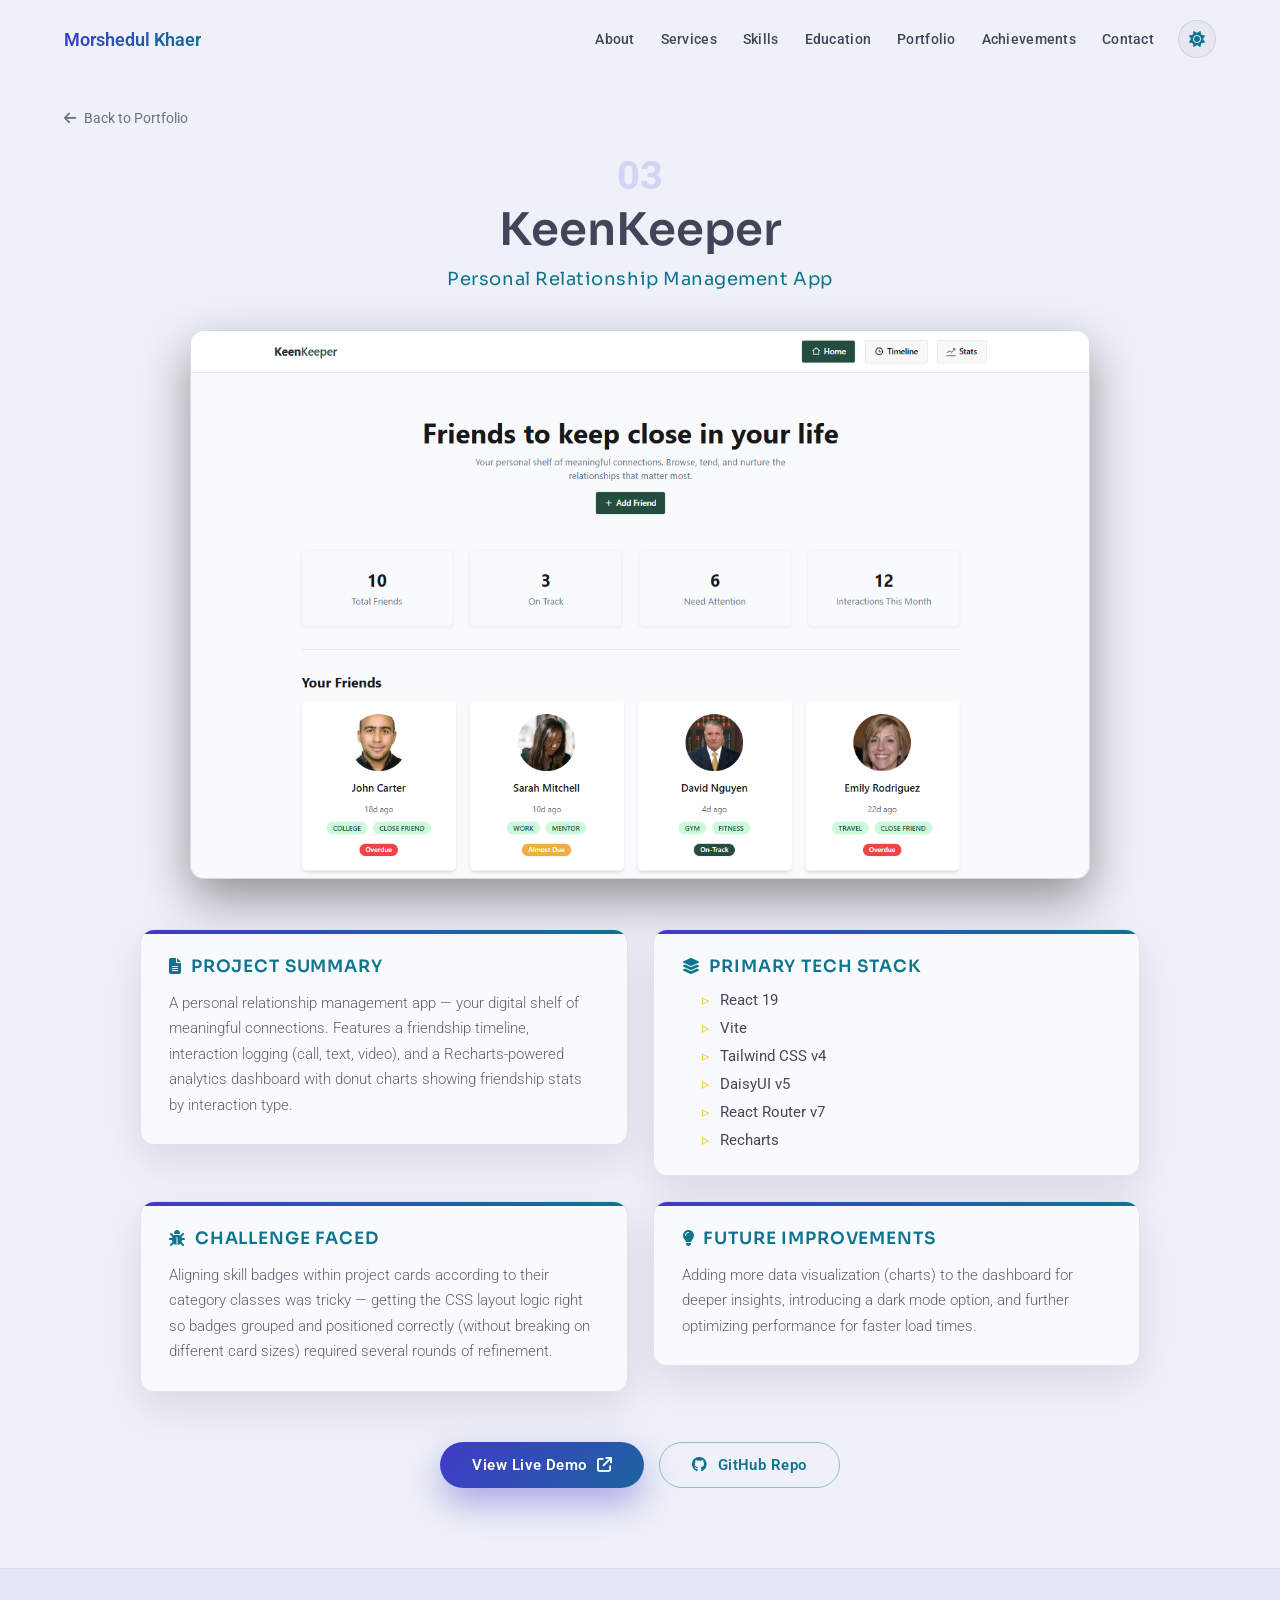
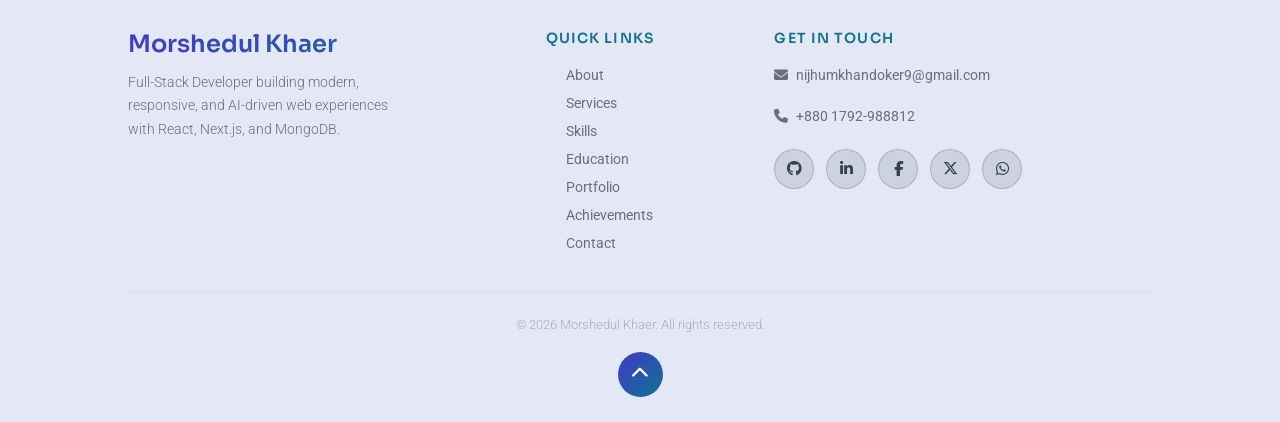
<file: project-keenkeeper.html>
<!doctype html>
<html lang="en">
  <head>
    <meta charset="UTF-8" />
    <script>
      (function () {
        var t = localStorage.getItem('theme');
        if (!t) { t = window.matchMedia('(prefers-color-scheme: light)').matches ? 'light' : 'dark'; }
        document.documentElement.setAttribute('data-theme', t);
      })();
    </script>
    <meta name="viewport" content="width=device-width, initial-scale=1" />
    <title>KeenKeeper — Project Details | Morshedul Khaer</title>
    <meta
      name="description"
      content="KeenKeeper — a personal relationship management app built with React 19, Vite, Tailwind CSS v4, DaisyUI v5, and Recharts. Tech stack, challenges, and future plans."
    />

    <meta property="og:type" content="website" />
    <meta property="og:title" content="KeenKeeper — Project Details | Morshedul Khaer" />
    <meta
      property="og:description"
      content="A personal relationship management app with a friendship timeline, interaction logging, and a Recharts-powered analytics dashboard."
    />
    <meta property="og:image" content="images/keen-keeper.png" />

    <link rel="icon" href="favicon.ico" sizes="any" />
    <link rel="icon" type="image/svg+xml" href="favicon.svg" />
    <link rel="icon" type="image/png" sizes="32x32" href="favicon-32x32.png" />
    <link rel="icon" type="image/png" sizes="16x16" href="favicon-16x16.png" />
    <link rel="apple-touch-icon" href="apple-touch-icon.png" />

    <link rel="preconnect" href="https://fonts.googleapis.com" />
    <link rel="preconnect" href="https://fonts.gstatic.com" crossorigin />
    <link
      href="https://fonts.googleapis.com/css2?family=Sora:wght@400;600;700;800&family=Roboto:wght@300;400;500&display=swap"
      rel="stylesheet"
    />
    <link rel="stylesheet" href="https://unpkg.com/aos@next/dist/aos.css" />
    <link
      rel="stylesheet"
      href="https://cdnjs.cloudflare.com/ajax/libs/font-awesome/6.5.1/css/all.min.css"
    />
    <link rel="stylesheet" href="main.css" />
  </head>
  <body class="project-detail-page">
    <!-- Desktop/Tablet Navbar -->
    <nav class="site-nav" id="site-nav">
      <div class="site-nav-inner">
        <a href="index.html" class="site-nav-brand">Morshedul Khaer</a>
        <div class="site-nav-right">
          <ul class="site-nav-list">
            <li><a href="index.html#about" class="site-nav-link">About</a></li>
            <li><a href="index.html#services" class="site-nav-link">Services</a></li>
            <li><a href="index.html#skills" class="site-nav-link">Skills</a></li>
            <li><a href="index.html#education" class="site-nav-link">Education</a></li>
            <li><a href="index.html#portfolio" class="site-nav-link">Portfolio</a></li>
            <li><a href="index.html#achievements" class="site-nav-link">Achievements</a></li>
            <li><a href="index.html#contact" class="site-nav-link">Contact</a></li>
          </ul>
          <button class="theme-toggle" type="button" aria-label="Toggle light and dark theme">
            <i class="fa-solid fa-moon"></i>
            <i class="fa-solid fa-sun"></i>
          </button>
        </div>
      </div>
    </nav>

    <!-- Mobile hamburger + full-screen nav -->
    <div class="menu-toggler" role="button" aria-label="Toggle navigation menu" tabindex="0">
      <div class="bar half start"></div>
      <div class="bar"></div>
      <div class="bar half end"></div>
    </div>
    <button class="theme-toggle" id="theme-toggle-mobile" type="button" aria-label="Toggle light and dark theme">
      <i class="fa-solid fa-moon"></i>
      <i class="fa-solid fa-sun"></i>
    </button>
    <nav class="top-nav">
      <ul class="nav-list">
        <li><a href="index.html" class="nav-link">Home</a></li>
        <li><a href="index.html#about" class="nav-link">About</a></li>
        <li><a href="index.html#services" class="nav-link">Services</a></li>
        <li><a href="index.html#skills" class="nav-link">Skills</a></li>
        <li><a href="index.html#education" class="nav-link">Education</a></li>
        <li><a href="index.html#portfolio" class="nav-link">Portfolio</a></li>
        <li><a href="index.html#achievements" class="nav-link">Achievements</a></li>
        <li><a href="index.html#contact" class="nav-link">Contact</a></li>
      </ul>
    </nav>

    <div class="detail-breadcrumb">
      <div class="container">
        <a href="index.html#portfolio" class="detail-back">
          <i class="fa-solid fa-arrow-left"></i> Back to Portfolio
        </a>
      </div>
    </div>

    <main class="project-detail">
      <div class="container">
        <div class="project-detail-hero">
          <span class="project-number">03</span>
          <h1>KeenKeeper</h1>
          <h6>Personal Relationship Management App</h6>
        </div>

        <div class="project-detail-image">
          <img
            src="images/keen-keeper.png"
            alt="KeenKeeper relationship management app screenshot"
          />
        </div>

        <div class="project-detail-grid">
          <section class="project-detail-block">
            <h2><i class="fa-solid fa-file-lines"></i> Project Summary</h2>
            <p>
              A personal relationship management app — your digital shelf
              of meaningful connections. Features a friendship timeline,
              interaction logging (call, text, video), and a
              Recharts-powered analytics dashboard with donut charts showing
              friendship stats by interaction type.
            </p>
          </section>

          <section class="project-detail-block">
            <h2><i class="fa-solid fa-layer-group"></i> Primary Tech Stack</h2>
            <ul class="tech-stack-list">
              <li>React 19</li>
              <li>Vite</li>
              <li>Tailwind CSS v4</li>
              <li>DaisyUI v5</li>
              <li>React Router v7</li>
              <li>Recharts</li>
            </ul>
          </section>

          <section class="project-detail-block">
            <h2><i class="fa-solid fa-bug"></i> Challenge Faced</h2>
            <p>
              Aligning skill badges within project cards according to their
              category classes was tricky — getting the CSS layout logic
              right so badges grouped and positioned correctly (without
              breaking on different card sizes) required several rounds of
              refinement.
            </p>
          </section>

          <section class="project-detail-block">
            <h2><i class="fa-solid fa-lightbulb"></i> Future Improvements</h2>
            <p>
              Adding more data visualization (charts) to the dashboard for
              deeper insights, introducing a dark mode option, and further
              optimizing performance for faster load times.
            </p>
          </section>
        </div>

        <div class="project-detail-links">
          <a
            href="https://keen-keeper-xi-five.vercel.app/"
            target="_blank"
            rel="noopener noreferrer"
            class="hero-btn-primary"
          >
            View Live Demo <i class="fa-solid fa-arrow-up-right-from-square"></i>
          </a>
          <a
            href="https://github.com/Morshedul-developer/keen-keeper"
            target="_blank"
            rel="noopener noreferrer"
            class="hero-btn-secondary"
          >
            <i class="fa-brands fa-github"></i> GitHub Repo
          </a>
        </div>
      </div>
    </main>

    <!-- Footer -->
    <footer class="footer">
      <div class="footer-container">
        <div class="footer-brand">
          <h2>Morshedul Khaer</h2>
          <p>
            Full-Stack Developer building modern, responsive, and AI-driven web
            experiences with React, Next.js, and MongoDB.
          </p>
        </div>

        <div class="footer-links">
          <h3>Quick Links</h3>
          <ul>
            <li><a href="index.html#about">About</a></li>
            <li><a href="index.html#services">Services</a></li>
            <li><a href="index.html#skills">Skills</a></li>
            <li><a href="index.html#education">Education</a></li>
            <li><a href="index.html#portfolio">Portfolio</a></li>
            <li><a href="index.html#achievements">Achievements</a></li>
            <li><a href="index.html#contact">Contact</a></li>
          </ul>
        </div>

        <div class="footer-contact">
          <h3>Get In Touch</h3>
          <a href="mailto:nijhumkhandoker9@gmail.com">
            <i class="fa-solid fa-envelope"></i>
            nijhumkhandoker9@gmail.com
          </a>
          <a href="tel:+8801792988812">
            <i class="fa-solid fa-phone"></i>
            +880 1792-988812
          </a>
          <div class="footer-socials">
            <a
              href="https://github.com/Morshedul-developer"
              target="_blank"
              rel="noopener noreferrer"
              title="GitHub"
              aria-label="GitHub"
            >
              <i class="fa-brands fa-github"></i>
            </a>
            <a
              href="https://www.linkedin.com/in/morshedulkhaer/"
              target="_blank"
              rel="noopener noreferrer"
              title="LinkedIn"
              aria-label="LinkedIn"
            >
              <i class="fa-brands fa-linkedin-in"></i>
            </a>
            <a
              href="https://www.facebook.com/nijhum.khandoker"
              target="_blank"
              rel="noopener noreferrer"
              title="Facebook"
              aria-label="Facebook"
            >
              <i class="fa-brands fa-facebook-f"></i>
            </a>
            <a
              href="https://x.com/Morshedul2152"
              target="_blank"
              rel="noopener noreferrer"
              title="Twitter/X"
              aria-label="Twitter/X"
            >
              <i class="fa-brands fa-x-twitter"></i>
            </a>
            <a
              href="https://wa.me/8801792988812"
              target="_blank"
              rel="noopener noreferrer"
              title="WhatsApp"
              aria-label="WhatsApp"
            >
              <i class="fa-brands fa-whatsapp"></i>
            </a>
          </div>
        </div>
      </div>

      <div class="footer-bottom">
        <p>&copy; 2026 Morshedul Khaer. All rights reserved.</p>
        <div class="up" id="up">
          <i class="fa-solid fa-chevron-up"></i>
        </div>
      </div>
    </footer>

    <!-- Scripts -->
    <script src="https://ajax.googleapis.com/ajax/libs/jquery/3.3.1/jquery.min.js"></script>
    <script src="https://unpkg.com/aos@next/dist/aos.js"></script>
    <script src="main.js"></script>
  </body>
</html>
</file>
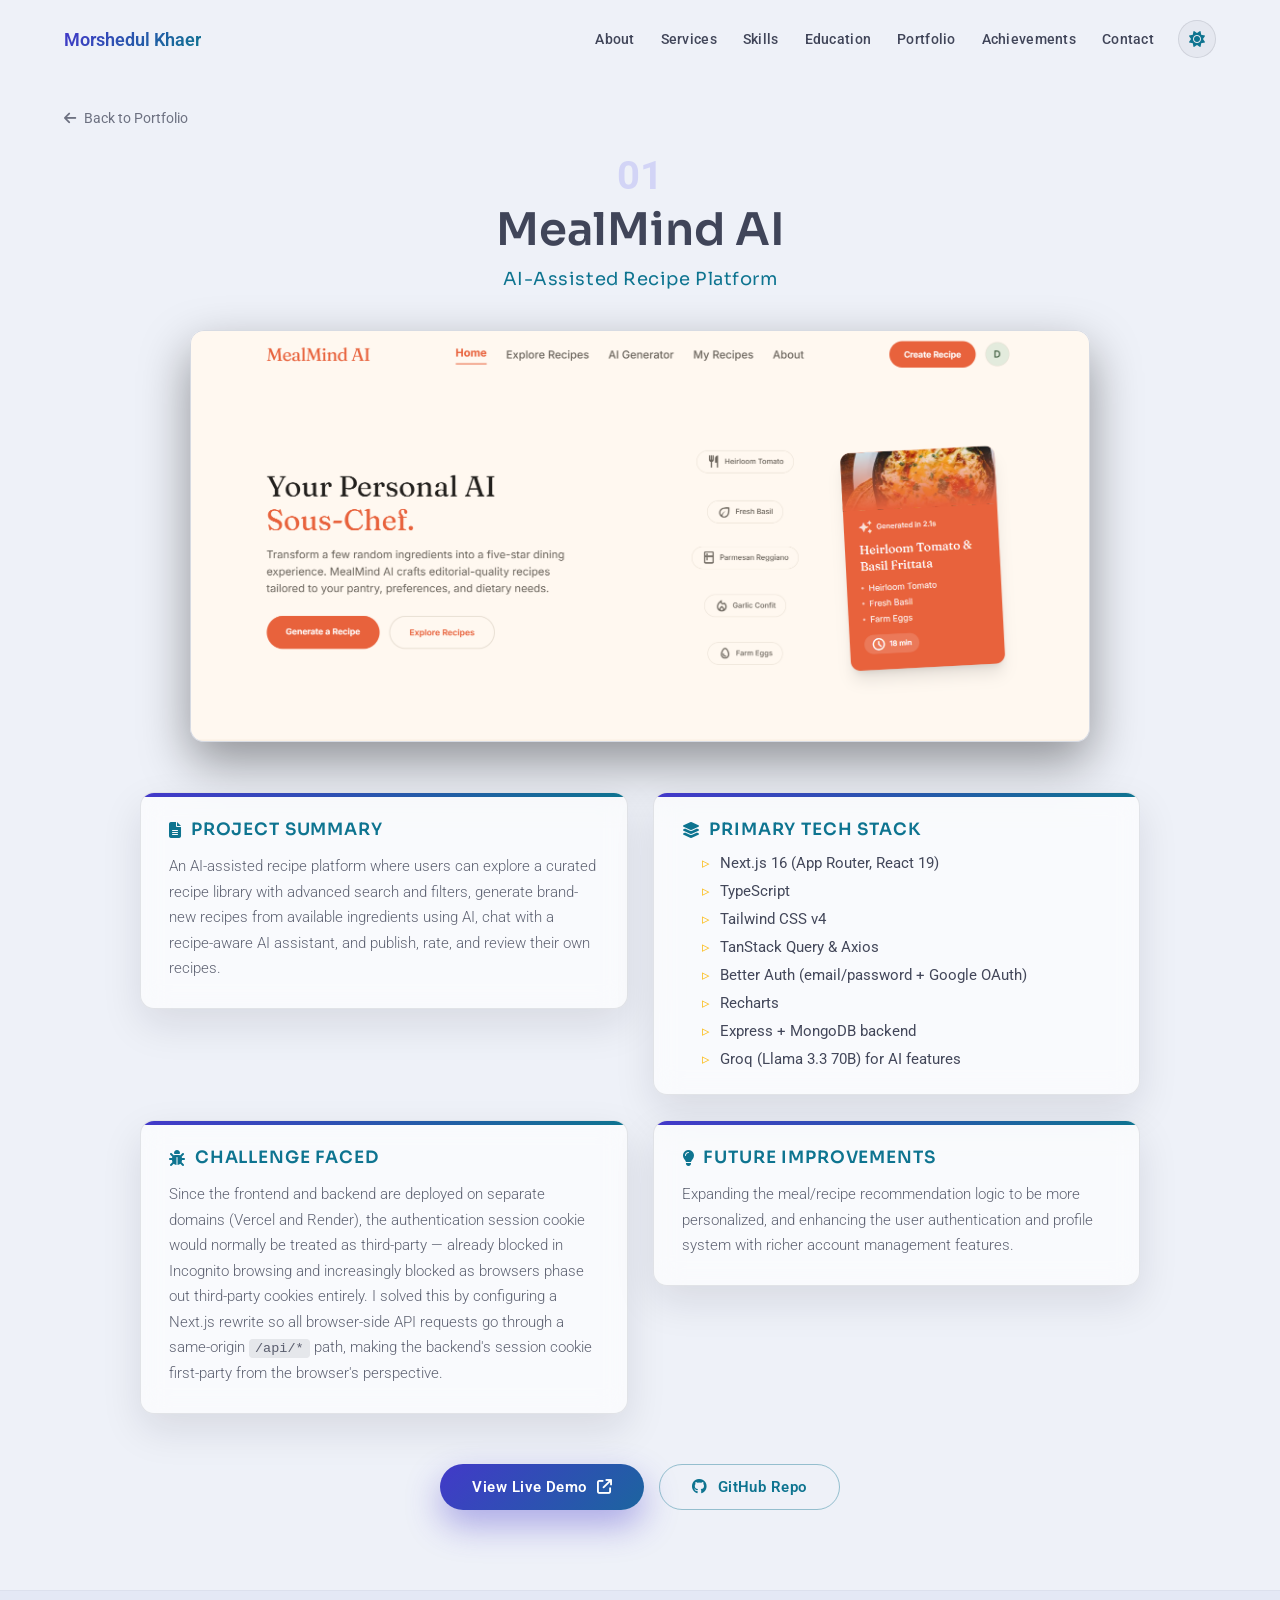
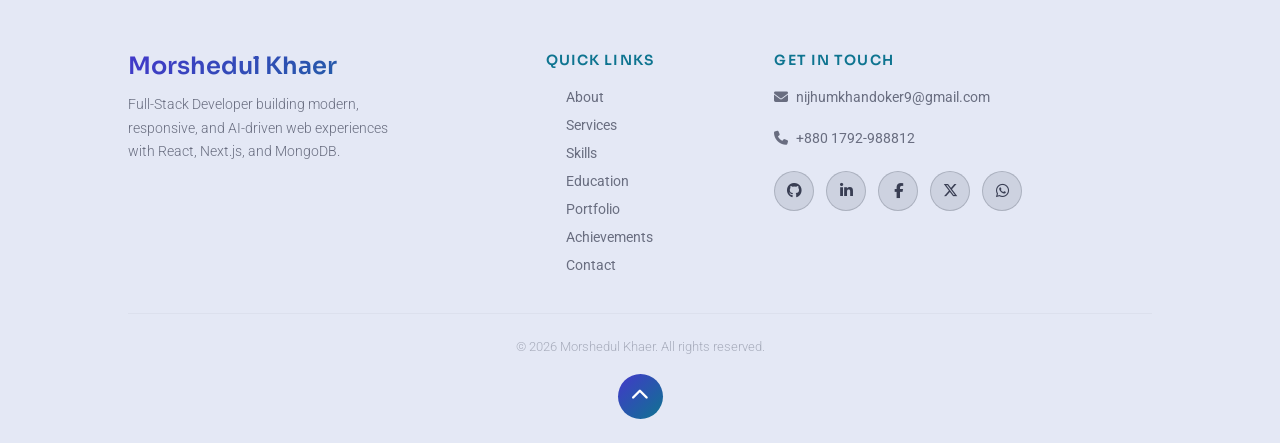
<file: project-mealmind.html>
<!doctype html>
<html lang="en">
  <head>
    <meta charset="UTF-8" />
    <script>
      (function () {
        var t = localStorage.getItem('theme');
        if (!t) { t = window.matchMedia('(prefers-color-scheme: light)').matches ? 'light' : 'dark'; }
        document.documentElement.setAttribute('data-theme', t);
      })();
    </script>
    <meta name="viewport" content="width=device-width, initial-scale=1" />
    <title>MealMind AI — Project Details | Morshedul Khaer</title>
    <meta
      name="description"
      content="MealMind AI — an AI-assisted recipe platform built with Next.js 16, React 19, Express, MongoDB, and Groq's Llama 3.3. Tech stack, challenges, and future plans."
    />

    <meta property="og:type" content="website" />
    <meta property="og:title" content="MealMind AI — Project Details | Morshedul Khaer" />
    <meta
      property="og:description"
      content="An AI-assisted recipe platform where users can generate recipes from ingredients, chat with a recipe-aware AI assistant, and publish their own recipes."
    />
    <meta property="og:image" content="images/mealmind.png" />

    <link rel="icon" href="favicon.ico" sizes="any" />
    <link rel="icon" type="image/svg+xml" href="favicon.svg" />
    <link rel="icon" type="image/png" sizes="32x32" href="favicon-32x32.png" />
    <link rel="icon" type="image/png" sizes="16x16" href="favicon-16x16.png" />
    <link rel="apple-touch-icon" href="apple-touch-icon.png" />

    <link rel="preconnect" href="https://fonts.googleapis.com" />
    <link rel="preconnect" href="https://fonts.gstatic.com" crossorigin />
    <link
      href="https://fonts.googleapis.com/css2?family=Sora:wght@400;600;700;800&family=Roboto:wght@300;400;500&display=swap"
      rel="stylesheet"
    />
    <link rel="stylesheet" href="https://unpkg.com/aos@next/dist/aos.css" />
    <link
      rel="stylesheet"
      href="https://cdnjs.cloudflare.com/ajax/libs/font-awesome/6.5.1/css/all.min.css"
    />
    <link rel="stylesheet" href="main.css" />
  </head>
  <body class="project-detail-page">
    <!-- Desktop/Tablet Navbar -->
    <nav class="site-nav" id="site-nav">
      <div class="site-nav-inner">
        <a href="index.html" class="site-nav-brand">Morshedul Khaer</a>
        <div class="site-nav-right">
          <ul class="site-nav-list">
            <li><a href="index.html#about" class="site-nav-link">About</a></li>
            <li><a href="index.html#services" class="site-nav-link">Services</a></li>
            <li><a href="index.html#skills" class="site-nav-link">Skills</a></li>
            <li><a href="index.html#education" class="site-nav-link">Education</a></li>
            <li><a href="index.html#portfolio" class="site-nav-link">Portfolio</a></li>
            <li><a href="index.html#achievements" class="site-nav-link">Achievements</a></li>
            <li><a href="index.html#contact" class="site-nav-link">Contact</a></li>
          </ul>
          <button class="theme-toggle" type="button" aria-label="Toggle light and dark theme">
            <i class="fa-solid fa-moon"></i>
            <i class="fa-solid fa-sun"></i>
          </button>
        </div>
      </div>
    </nav>

    <!-- Mobile hamburger + full-screen nav -->
    <div class="menu-toggler" role="button" aria-label="Toggle navigation menu" tabindex="0">
      <div class="bar half start"></div>
      <div class="bar"></div>
      <div class="bar half end"></div>
    </div>
    <button class="theme-toggle" id="theme-toggle-mobile" type="button" aria-label="Toggle light and dark theme">
      <i class="fa-solid fa-moon"></i>
      <i class="fa-solid fa-sun"></i>
    </button>
    <nav class="top-nav">
      <ul class="nav-list">
        <li><a href="index.html" class="nav-link">Home</a></li>
        <li><a href="index.html#about" class="nav-link">About</a></li>
        <li><a href="index.html#services" class="nav-link">Services</a></li>
        <li><a href="index.html#skills" class="nav-link">Skills</a></li>
        <li><a href="index.html#education" class="nav-link">Education</a></li>
        <li><a href="index.html#portfolio" class="nav-link">Portfolio</a></li>
        <li><a href="index.html#achievements" class="nav-link">Achievements</a></li>
        <li><a href="index.html#contact" class="nav-link">Contact</a></li>
      </ul>
    </nav>

    <div class="detail-breadcrumb">
      <div class="container">
        <a href="index.html#portfolio" class="detail-back">
          <i class="fa-solid fa-arrow-left"></i> Back to Portfolio
        </a>
      </div>
    </div>

    <main class="project-detail">
      <div class="container">
        <div class="project-detail-hero">
          <span class="project-number">01</span>
          <h1>MealMind AI</h1>
          <h6>AI-Assisted Recipe Platform</h6>
        </div>

        <div class="project-detail-image">
          <img
            src="images/mealmind.png"
            alt="MealMind AI recipe platform screenshot"
          />
        </div>

        <div class="project-detail-grid">
          <section class="project-detail-block">
            <h2><i class="fa-solid fa-file-lines"></i> Project Summary</h2>
            <p>
              An AI-assisted recipe platform where users can explore a
              curated recipe library with advanced search and filters,
              generate brand-new recipes from available ingredients using
              AI, chat with a recipe-aware AI assistant, and publish, rate,
              and review their own recipes.
            </p>
          </section>

          <section class="project-detail-block">
            <h2><i class="fa-solid fa-layer-group"></i> Primary Tech Stack</h2>
            <ul class="tech-stack-list">
              <li>Next.js 16 (App Router, React 19)</li>
              <li>TypeScript</li>
              <li>Tailwind CSS v4</li>
              <li>TanStack Query &amp; Axios</li>
              <li>Better Auth (email/password + Google OAuth)</li>
              <li>Recharts</li>
              <li>Express + MongoDB backend</li>
              <li>Groq (Llama 3.3 70B) for AI features</li>
            </ul>
          </section>

          <section class="project-detail-block">
            <h2><i class="fa-solid fa-bug"></i> Challenge Faced</h2>
            <p>
              Since the frontend and backend are deployed on separate
              domains (Vercel and Render), the authentication session cookie
              would normally be treated as third-party — already blocked in
              Incognito browsing and increasingly blocked as browsers phase
              out third-party cookies entirely. I solved this by configuring
              a Next.js rewrite so all browser-side API requests go through
              a same-origin <code>/api/*</code> path, making the backend's
              session cookie first-party from the browser's perspective.
            </p>
          </section>

          <section class="project-detail-block">
            <h2><i class="fa-solid fa-lightbulb"></i> Future Improvements</h2>
            <p>
              Expanding the meal/recipe recommendation logic to be more
              personalized, and enhancing the user authentication and
              profile system with richer account management features.
            </p>
          </section>
        </div>

        <div class="project-detail-links">
          <a
            href="https://mealmind-eta.vercel.app"
            target="_blank"
            rel="noopener noreferrer"
            class="hero-btn-primary"
          >
            View Live Demo <i class="fa-solid fa-arrow-up-right-from-square"></i>
          </a>
          <a
            href="https://github.com/Morshedul-developer/mealmind"
            target="_blank"
            rel="noopener noreferrer"
            class="hero-btn-secondary"
          >
            <i class="fa-brands fa-github"></i> GitHub Repo
          </a>
        </div>
      </div>
    </main>

    <!-- Footer -->
    <footer class="footer">
      <div class="footer-container">
        <div class="footer-brand">
          <h2>Morshedul Khaer</h2>
          <p>
            Full-Stack Developer building modern, responsive, and AI-driven web
            experiences with React, Next.js, and MongoDB.
          </p>
        </div>

        <div class="footer-links">
          <h3>Quick Links</h3>
          <ul>
            <li><a href="index.html#about">About</a></li>
            <li><a href="index.html#services">Services</a></li>
            <li><a href="index.html#skills">Skills</a></li>
            <li><a href="index.html#education">Education</a></li>
            <li><a href="index.html#portfolio">Portfolio</a></li>
            <li><a href="index.html#achievements">Achievements</a></li>
            <li><a href="index.html#contact">Contact</a></li>
          </ul>
        </div>

        <div class="footer-contact">
          <h3>Get In Touch</h3>
          <a href="mailto:nijhumkhandoker9@gmail.com">
            <i class="fa-solid fa-envelope"></i>
            nijhumkhandoker9@gmail.com
          </a>
          <a href="tel:+8801792988812">
            <i class="fa-solid fa-phone"></i>
            +880 1792-988812
          </a>
          <div class="footer-socials">
            <a
              href="https://github.com/Morshedul-developer"
              target="_blank"
              rel="noopener noreferrer"
              title="GitHub"
              aria-label="GitHub"
            >
              <i class="fa-brands fa-github"></i>
            </a>
            <a
              href="https://www.linkedin.com/in/morshedulkhaer/"
              target="_blank"
              rel="noopener noreferrer"
              title="LinkedIn"
              aria-label="LinkedIn"
            >
              <i class="fa-brands fa-linkedin-in"></i>
            </a>
            <a
              href="https://www.facebook.com/nijhum.khandoker"
              target="_blank"
              rel="noopener noreferrer"
              title="Facebook"
              aria-label="Facebook"
            >
              <i class="fa-brands fa-facebook-f"></i>
            </a>
            <a
              href="https://x.com/Morshedul2152"
              target="_blank"
              rel="noopener noreferrer"
              title="Twitter/X"
              aria-label="Twitter/X"
            >
              <i class="fa-brands fa-x-twitter"></i>
            </a>
            <a
              href="https://wa.me/8801792988812"
              target="_blank"
              rel="noopener noreferrer"
              title="WhatsApp"
              aria-label="WhatsApp"
            >
              <i class="fa-brands fa-whatsapp"></i>
            </a>
          </div>
        </div>
      </div>

      <div class="footer-bottom">
        <p>&copy; 2026 Morshedul Khaer. All rights reserved.</p>
        <div class="up" id="up">
          <i class="fa-solid fa-chevron-up"></i>
        </div>
      </div>
    </footer>

    <!-- Scripts -->
    <script src="https://ajax.googleapis.com/ajax/libs/jquery/3.3.1/jquery.min.js"></script>
    <script src="https://unpkg.com/aos@next/dist/aos.js"></script>
    <script src="main.js"></script>
  </body>
</html>
</file>
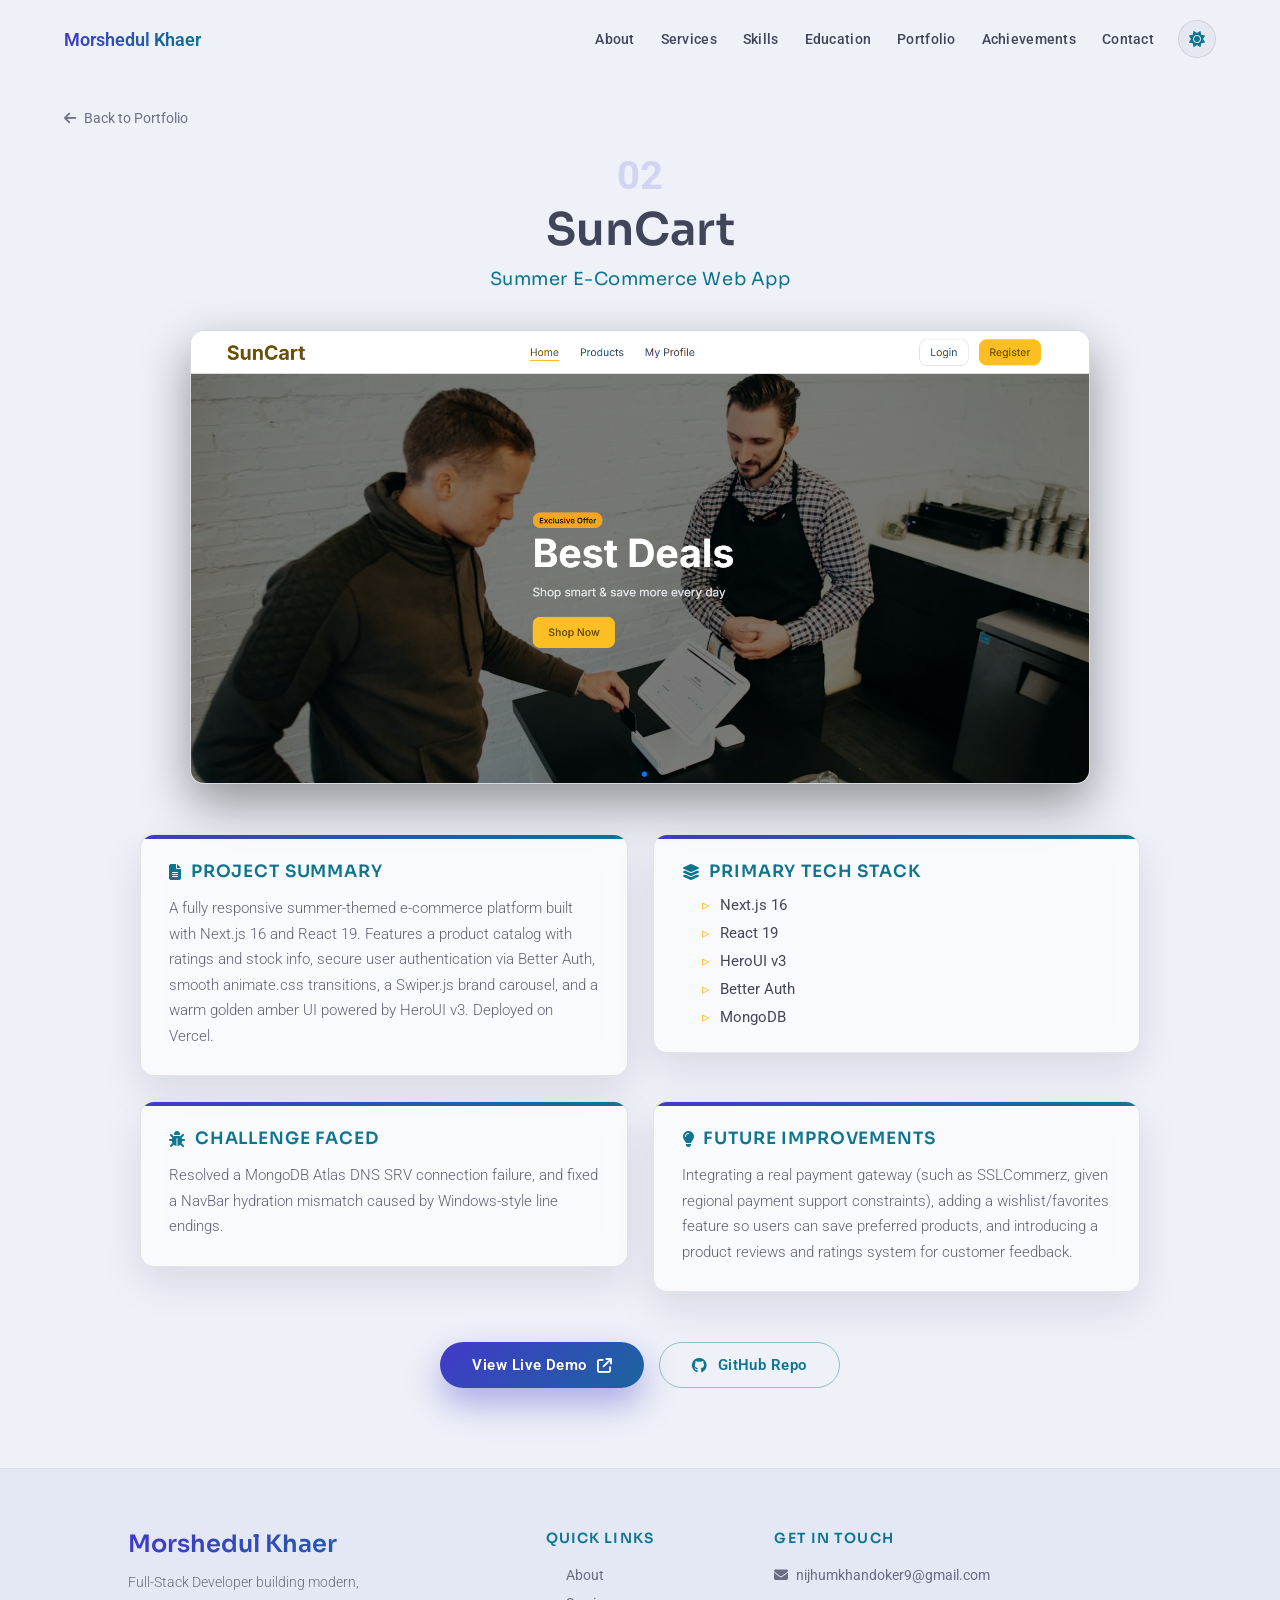
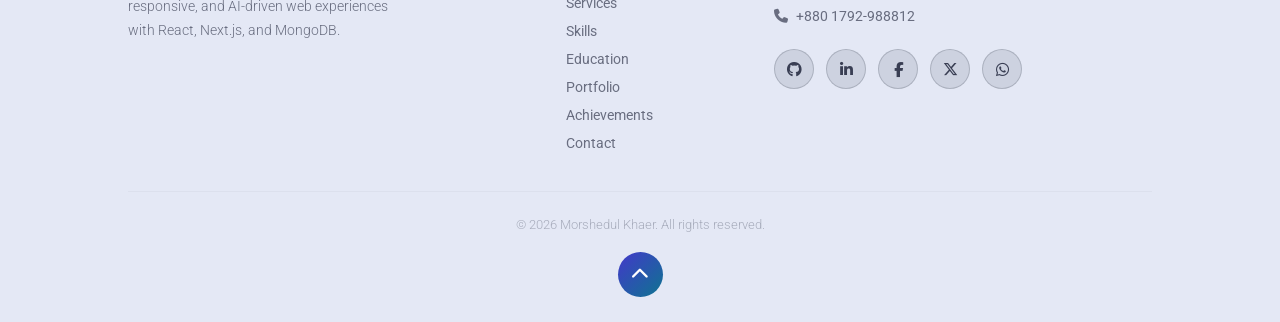
<file: project-suncart.html>
<!doctype html>
<html lang="en">
  <head>
    <meta charset="UTF-8" />
    <script>
      (function () {
        var t = localStorage.getItem('theme');
        if (!t) { t = window.matchMedia('(prefers-color-scheme: light)').matches ? 'light' : 'dark'; }
        document.documentElement.setAttribute('data-theme', t);
      })();
    </script>
    <meta name="viewport" content="width=device-width, initial-scale=1" />
    <title>SunCart — Project Details | Morshedul Khaer</title>
    <meta
      name="description"
      content="SunCart — a summer-themed e-commerce web app built with Next.js 16, React 19, HeroUI v3, Better Auth, and MongoDB. Tech stack, challenges, and future plans."
    />

    <meta property="og:type" content="website" />
    <meta property="og:title" content="SunCart — Project Details | Morshedul Khaer" />
    <meta
      property="og:description"
      content="A fully responsive summer-themed e-commerce platform with secure authentication and a warm golden amber UI."
    />
    <meta property="og:image" content="images/sunCart.png" />

    <link rel="icon" href="favicon.ico" sizes="any" />
    <link rel="icon" type="image/svg+xml" href="favicon.svg" />
    <link rel="icon" type="image/png" sizes="32x32" href="favicon-32x32.png" />
    <link rel="icon" type="image/png" sizes="16x16" href="favicon-16x16.png" />
    <link rel="apple-touch-icon" href="apple-touch-icon.png" />

    <link rel="preconnect" href="https://fonts.googleapis.com" />
    <link rel="preconnect" href="https://fonts.gstatic.com" crossorigin />
    <link
      href="https://fonts.googleapis.com/css2?family=Sora:wght@400;600;700;800&family=Roboto:wght@300;400;500&display=swap"
      rel="stylesheet"
    />
    <link rel="stylesheet" href="https://unpkg.com/aos@next/dist/aos.css" />
    <link
      rel="stylesheet"
      href="https://cdnjs.cloudflare.com/ajax/libs/font-awesome/6.5.1/css/all.min.css"
    />
    <link rel="stylesheet" href="main.css" />
  </head>
  <body class="project-detail-page">
    <!-- Desktop/Tablet Navbar -->
    <nav class="site-nav" id="site-nav">
      <div class="site-nav-inner">
        <a href="index.html" class="site-nav-brand">Morshedul Khaer</a>
        <div class="site-nav-right">
          <ul class="site-nav-list">
            <li><a href="index.html#about" class="site-nav-link">About</a></li>
            <li><a href="index.html#services" class="site-nav-link">Services</a></li>
            <li><a href="index.html#skills" class="site-nav-link">Skills</a></li>
            <li><a href="index.html#education" class="site-nav-link">Education</a></li>
            <li><a href="index.html#portfolio" class="site-nav-link">Portfolio</a></li>
            <li><a href="index.html#achievements" class="site-nav-link">Achievements</a></li>
            <li><a href="index.html#contact" class="site-nav-link">Contact</a></li>
          </ul>
          <button class="theme-toggle" type="button" aria-label="Toggle light and dark theme">
            <i class="fa-solid fa-moon"></i>
            <i class="fa-solid fa-sun"></i>
          </button>
        </div>
      </div>
    </nav>

    <!-- Mobile hamburger + full-screen nav -->
    <div class="menu-toggler" role="button" aria-label="Toggle navigation menu" tabindex="0">
      <div class="bar half start"></div>
      <div class="bar"></div>
      <div class="bar half end"></div>
    </div>
    <button class="theme-toggle" id="theme-toggle-mobile" type="button" aria-label="Toggle light and dark theme">
      <i class="fa-solid fa-moon"></i>
      <i class="fa-solid fa-sun"></i>
    </button>
    <nav class="top-nav">
      <ul class="nav-list">
        <li><a href="index.html" class="nav-link">Home</a></li>
        <li><a href="index.html#about" class="nav-link">About</a></li>
        <li><a href="index.html#services" class="nav-link">Services</a></li>
        <li><a href="index.html#skills" class="nav-link">Skills</a></li>
        <li><a href="index.html#education" class="nav-link">Education</a></li>
        <li><a href="index.html#portfolio" class="nav-link">Portfolio</a></li>
        <li><a href="index.html#achievements" class="nav-link">Achievements</a></li>
        <li><a href="index.html#contact" class="nav-link">Contact</a></li>
      </ul>
    </nav>

    <div class="detail-breadcrumb">
      <div class="container">
        <a href="index.html#portfolio" class="detail-back">
          <i class="fa-solid fa-arrow-left"></i> Back to Portfolio
        </a>
      </div>
    </div>

    <main class="project-detail">
      <div class="container">
        <div class="project-detail-hero">
          <span class="project-number">02</span>
          <h1>SunCart</h1>
          <h6>Summer E-Commerce Web App</h6>
        </div>

        <div class="project-detail-image">
          <img
            src="images/sunCart.png"
            alt="SunCart e-commerce web app screenshot"
          />
        </div>

        <div class="project-detail-grid">
          <section class="project-detail-block">
            <h2><i class="fa-solid fa-file-lines"></i> Project Summary</h2>
            <p>
              A fully responsive summer-themed e-commerce platform built
              with Next.js 16 and React 19. Features a product catalog with
              ratings and stock info, secure user authentication via Better
              Auth, smooth animate.css transitions, a Swiper.js brand
              carousel, and a warm golden amber UI powered by HeroUI v3.
              Deployed on Vercel.
            </p>
          </section>

          <section class="project-detail-block">
            <h2><i class="fa-solid fa-layer-group"></i> Primary Tech Stack</h2>
            <ul class="tech-stack-list">
              <li>Next.js 16</li>
              <li>React 19</li>
              <li>HeroUI v3</li>
              <li>Better Auth</li>
              <li>MongoDB</li>
            </ul>
          </section>

          <section class="project-detail-block">
            <h2><i class="fa-solid fa-bug"></i> Challenge Faced</h2>
            <p>
              Resolved a MongoDB Atlas DNS SRV connection failure, and fixed
              a NavBar hydration mismatch caused by Windows-style line
              endings.
            </p>
          </section>

          <section class="project-detail-block">
            <h2><i class="fa-solid fa-lightbulb"></i> Future Improvements</h2>
            <p>
              Integrating a real payment gateway (such as SSLCommerz, given
              regional payment support constraints), adding a
              wishlist/favorites feature so users can save preferred
              products, and introducing a product reviews and ratings
              system for customer feedback.
            </p>
          </section>
        </div>

        <div class="project-detail-links">
          <a
            href="https://suncart-inky.vercel.app/"
            target="_blank"
            rel="noopener noreferrer"
            class="hero-btn-primary"
          >
            View Live Demo <i class="fa-solid fa-arrow-up-right-from-square"></i>
          </a>
          <a
            href="https://github.com/Morshedul-developer/suncart"
            target="_blank"
            rel="noopener noreferrer"
            class="hero-btn-secondary"
          >
            <i class="fa-brands fa-github"></i> GitHub Repo
          </a>
        </div>
      </div>
    </main>

    <!-- Footer -->
    <footer class="footer">
      <div class="footer-container">
        <div class="footer-brand">
          <h2>Morshedul Khaer</h2>
          <p>
            Full-Stack Developer building modern, responsive, and AI-driven web
            experiences with React, Next.js, and MongoDB.
          </p>
        </div>

        <div class="footer-links">
          <h3>Quick Links</h3>
          <ul>
            <li><a href="index.html#about">About</a></li>
            <li><a href="index.html#services">Services</a></li>
            <li><a href="index.html#skills">Skills</a></li>
            <li><a href="index.html#education">Education</a></li>
            <li><a href="index.html#portfolio">Portfolio</a></li>
            <li><a href="index.html#achievements">Achievements</a></li>
            <li><a href="index.html#contact">Contact</a></li>
          </ul>
        </div>

        <div class="footer-contact">
          <h3>Get In Touch</h3>
          <a href="mailto:nijhumkhandoker9@gmail.com">
            <i class="fa-solid fa-envelope"></i>
            nijhumkhandoker9@gmail.com
          </a>
          <a href="tel:+8801792988812">
            <i class="fa-solid fa-phone"></i>
            +880 1792-988812
          </a>
          <div class="footer-socials">
            <a
              href="https://github.com/Morshedul-developer"
              target="_blank"
              rel="noopener noreferrer"
              title="GitHub"
              aria-label="GitHub"
            >
              <i class="fa-brands fa-github"></i>
            </a>
            <a
              href="https://www.linkedin.com/in/morshedulkhaer/"
              target="_blank"
              rel="noopener noreferrer"
              title="LinkedIn"
              aria-label="LinkedIn"
            >
              <i class="fa-brands fa-linkedin-in"></i>
            </a>
            <a
              href="https://www.facebook.com/nijhum.khandoker"
              target="_blank"
              rel="noopener noreferrer"
              title="Facebook"
              aria-label="Facebook"
            >
              <i class="fa-brands fa-facebook-f"></i>
            </a>
            <a
              href="https://x.com/Morshedul2152"
              target="_blank"
              rel="noopener noreferrer"
              title="Twitter/X"
              aria-label="Twitter/X"
            >
              <i class="fa-brands fa-x-twitter"></i>
            </a>
            <a
              href="https://wa.me/8801792988812"
              target="_blank"
              rel="noopener noreferrer"
              title="WhatsApp"
              aria-label="WhatsApp"
            >
              <i class="fa-brands fa-whatsapp"></i>
            </a>
          </div>
        </div>
      </div>

      <div class="footer-bottom">
        <p>&copy; 2026 Morshedul Khaer. All rights reserved.</p>
        <div class="up" id="up">
          <i class="fa-solid fa-chevron-up"></i>
        </div>
      </div>
    </footer>

    <!-- Scripts -->
    <script src="https://ajax.googleapis.com/ajax/libs/jquery/3.3.1/jquery.min.js"></script>
    <script src="https://unpkg.com/aos@next/dist/aos.js"></script>
    <script src="main.js"></script>
  </body>
</html>
</file>
<file: main.css>
/*Start theme tokens*/
:root {
  /* Surfaces */
  --bg-body: #0d0d1f;
  --bg-surface: rgba(255, 255, 255, 0.03);
  --bg-surface-strong: #16162d;
  --bg-contact: #221e3f;
  --bg-glass: rgba(22, 22, 45, 0.75);

  /* Text */
  --text-heading: #f5f7fb;
  --text-body: rgba(226, 232, 240, 0.82);
  --text-muted: rgba(226, 232, 240, 0.62);
  --text-faint: rgba(255, 255, 255, 0.3);
  --text-on-accent: #ffffff;

  /* Accent identity */
  --accent-start: #3b0fa8;
  --accent-end: #67e8f9;
  --accent-start-rgb: 59, 15, 168;
  --accent-end-rgb: 103, 232, 249;
  --accent-gradient: linear-gradient(135deg, var(--accent-start), var(--accent-end));
  --accent-gradient-soft: linear-gradient(to right, #a78bfa, #67e8f9);
  --accent-solid: #67e8f9;
  --accent-amber: #fbbf24;

  /* Borders */
  --border-subtle: rgba(255, 255, 255, 0.1);
  --border-strong: rgba(255, 255, 255, 0.18);
  --border-accent: rgba(var(--accent-end-rgb), 0.35);

  /* Shadows */
  --shadow-sm: 0 10px 25px rgba(0, 0, 0, 0.25);
  --shadow-md: 0 16px 40px rgba(0, 0, 0, 0.3);
  --shadow-lg: 0 20px 48px rgba(0, 0, 0, 0.45);
  --shadow-glow-accent: 0 0 60px rgba(var(--accent-end-rgb), 0.14);

  /* Glass */
  --glass-bg: rgba(22, 22, 45, 0.6);
  --glass-border: rgba(255, 255, 255, 0.1);
  --glass-blur: 14px;

  /* Blobs */
  --blob-opacity: 0.35;

  /* Spacing scale (base unit 0.4rem = 4px) */
  --space-1: 0.4rem;
  --space-2: 0.8rem;
  --space-3: 1.2rem;
  --space-4: 1.6rem;
  --space-5: 2rem;
  --space-6: 2.4rem;
  --space-7: 3.2rem;
  --space-8: 4rem;
  --space-9: 4.8rem;
  --space-10: 6rem;
  --space-11: 8rem;
  --space-12: 10rem;

  /* Typography */
  --font-display: "Sora", "Roboto", sans-serif;
  --font-body: "Roboto", sans-serif;
  --fs-hero: clamp(3.6rem, 4vw + 2rem, 6.4rem);
  --fs-h2: clamp(2.8rem, 2vw + 2.2rem, 4rem);
  --fs-h3: 2rem;
  --fs-body: 1.6rem;
  --fs-small: 1.4rem;

  /* Motion */
  --ease-standard: ease;
  --ease-spring: cubic-bezier(0.34, 1.56, 0.64, 1);
  --dur-fast: 0.3s;
  --dur-base: 0.4s;
  --dur-slow: 0.65s;
}

html[data-theme="light"] {
  --bg-body: #eef1f8;
  --bg-surface: rgba(15, 23, 42, 0.035);
  --bg-surface-strong: #e4e8f5;
  --bg-contact: #e4e8f7;
  --bg-glass: rgba(255, 255, 255, 0.65);

  --text-heading: #10142b;
  --text-body: rgba(16, 20, 43, 0.78);
  --text-muted: rgba(16, 20, 43, 0.58);
  --text-faint: rgba(16, 20, 43, 0.28);

  /* The dark-mode accent-end (#67e8f9) is a pale cyan tuned to glow
     against a navy background — on a light background it has almost no
     contrast, so light mode gets its own deeper, more professional
     teal/indigo pairing for anything that renders the accent as solid
     text, icons, borders, or gradient-clipped text. */
  --accent-start: #4338ca;
  --accent-end: #0e7490;
  --accent-start-rgb: 67, 56, 202;
  --accent-end-rgb: 14, 116, 144;
  --accent-solid: #0e7490;
  --accent-gradient-soft: linear-gradient(to right, var(--accent-start), var(--accent-end));

  --border-subtle: rgba(15, 23, 42, 0.1);
  --border-strong: rgba(15, 23, 42, 0.18);
  --border-accent: rgba(var(--accent-end-rgb), 0.4);

  --shadow-sm: 0 10px 25px rgba(15, 23, 42, 0.08);
  --shadow-md: 0 16px 40px rgba(15, 23, 42, 0.1);
  --shadow-lg: 0 20px 48px rgba(15, 23, 42, 0.14);
  --shadow-glow-accent: 0 0 60px rgba(var(--accent-end-rgb), 0.18);

  --glass-bg: rgba(255, 255, 255, 0.65);
  --glass-border: rgba(15, 23, 42, 0.1);

  --blob-opacity: 0.15;
}
/*End theme tokens*/

/*Start reduced motion*/
@media (prefers-reduced-motion: reduce) {
  *,
  *::before,
  *::after {
    animation-duration: 0.01ms !important;
    animation-iteration-count: 1 !important;
    transition-duration: 0.01ms !important;
    scroll-behavior: auto !important;
  }
}
/*End reduced motion*/

/*Start global*/
* {
  margin: 0;
  padding: 0;
  box-sizing: border-box;
}

html {
  font-size: 10px;
  font-family: var(--font-body);
  color: var(--text-body);
  overflow-x: hidden;
}

body {
  width: 100%;
  height: 100%;
  background: var(--bg-body) url("images/sitebg.jpg") no-repeat center center fixed;
  background-size: cover;
  overflow-x: hidden;
  transition: background-color 0.4s ease;
}

html[data-theme="light"] body {
  background-image: none;
}

section {
  padding: var(--space-10) 0;
  position: relative;
}

a {
  text-decoration: none;
  color: var(--text-body);
}

p {
  font-size: var(--fs-body);
  font-weight: 300;
}

h1,
h2,
h3,
h4,
h5,
h6 {
  font-family: var(--font-display);
}

img {
  width: 100%;
}

/* Custom scrollbar */
html {
  scrollbar-width: thin;
  scrollbar-color: var(--accent-solid) var(--bg-surface-strong);
}

::-webkit-scrollbar {
  width: 10px;
}

::-webkit-scrollbar-track {
  background: var(--bg-surface-strong);
}

::-webkit-scrollbar-thumb {
  background: var(--accent-gradient);
  border-radius: 10px;
}

::-webkit-scrollbar-thumb:hover {
  background: var(--accent-solid);
}
/*End global*/

/*Start reusable*/
.container {
  width: 90%;
  max-width: 120rem;
  height: 100%;
  margin: 0 auto;
  position: relative;
  z-index: 1;
}

.section-blob {
  position: absolute;
  border-radius: 50%;
  filter: blur(80px);
  pointer-events: none;
  z-index: 0;
  opacity: var(--blob-opacity);
}

.section-blob--violet {
  width: 42vw;
  height: 42vw;
  max-width: 55rem;
  max-height: 55rem;
  background: radial-gradient(circle, rgba(var(--accent-start-rgb), 0.7) 0%, transparent 70%);
}

.section-blob--cyan {
  width: 36vw;
  height: 36vw;
  max-width: 46rem;
  max-height: 46rem;
  background: radial-gradient(circle, rgba(var(--accent-end-rgb), 0.6) 0%, transparent 70%);
}

.section-blob--top-left {
  top: -10%;
  left: -8%;
}

.section-blob--bottom-right {
  bottom: -10%;
  right: -8%;
}

.section-heading {
  text-align: center;
  margin-bottom: var(--space-12);
  position: relative;
}

.section-number {
  position: absolute;
  top: -4.4rem;
  left: 50%;
  transform: translateX(-50%);
  font-family: var(--font-display);
  font-size: 9rem;
  font-weight: 800;
  color: var(--text-faint);
  opacity: 0.5;
  z-index: -1;
  pointer-events: none;
  -webkit-user-select: none;
  user-select: none;
  line-height: 1;
}

.section-heading h1 {
  font-size: var(--fs-h2);
  color: var(--text-faint);
  text-transform: uppercase;
  font-weight: 400;
  position: relative;
  margin-bottom: 1rem;
}

.section-heading h1::before,
.section-heading h1::after {
  content: "";
  position: absolute;
  bottom: -0.5rem;
  left: 50%;
  transform: translateX(-50%);
  -webkit-transform: translateX(-50%);
  -moz-transform: translateX(-50%);
  -ms-transform: translateX(-50%);
  -o-transform: translateX(-50%);
  background-color: var(--text-body);
}

.section-heading h1::before {
  width: 0;
  height: 3px;
  border-radius: 0.8rem;
  -webkit-border-radius: 0.8rem;
  -moz-border-radius: 0.8rem;
  -ms-border-radius: 0.8rem;
  -o-border-radius: 0.8rem;
  background: var(--accent-gradient);
  transition: width 0.8s var(--ease-standard);
}

.section-heading.aos-animate h1::before {
  width: 10rem;
}

.section-heading h1::after {
  width: 1.5rem;
  height: 1.5rem;
  border-radius: 100%;
  -webkit-border-radius: 100%;
  -moz-border-radius: 100%;
  -ms-border-radius: 100%;
  -o-border-radius: 100%;
  bottom: -1.15rem;
}

.section-heading h6 {
  font-size: var(--fs-body);
  font-weight: 300;
  color: var(--text-muted);
  font-family: var(--font-body);
}
/*End reusable*/

/*Start site-nav*/
html {
  scroll-padding-top: 8rem;
}

.site-nav {
  position: fixed;
  top: 0;
  left: 0;
  width: 100%;
  z-index: 300;
  padding: 2rem 0;
  background-color: transparent;
  box-shadow: none;
  transition: background-color 0.3s ease, box-shadow 0.3s ease, padding 0.3s ease;
}

.site-nav.scrolled {
  padding: 1.3rem 0;
  background-color: var(--bg-glass);
  -webkit-backdrop-filter: blur(var(--glass-blur));
  backdrop-filter: blur(var(--glass-blur));
  box-shadow: var(--shadow-md);
  border-bottom: 1px solid var(--glass-border);
}

.site-nav-inner {
  width: 90%;
  max-width: 120rem;
  margin: 0 auto;
  display: flex;
  align-items: center;
  justify-content: space-between;
  gap: var(--space-6);
}

.site-nav-brand {
  font-size: 1.8rem;
  font-weight: 600;
  background: var(--accent-gradient);
  -webkit-background-clip: text;
  -webkit-text-fill-color: transparent;
}

.site-nav-list {
  list-style: none;
  display: flex;
  align-items: center;
  gap: 2.6rem;
}

.site-nav-list li {
  margin: 0;
}

.site-nav-right {
  display: flex;
  align-items: center;
  gap: var(--space-6);
}

.site-nav-link {
  position: relative;
  font-size: 1.4rem;
  font-weight: 500;
  letter-spacing: 0.02em;
  color: var(--text-body);
  padding: 0.4rem 0;
  transition: color 0.3s ease;
}

.site-nav-link::after {
  content: "";
  position: absolute;
  left: 0;
  bottom: -2px;
  width: 0;
  height: 2px;
  border-radius: 2px;
  background: var(--accent-gradient);
  transition: width 0.3s ease;
}

.site-nav-link:hover,
.site-nav-link.active {
  color: var(--text-heading);
}

.site-nav-link:hover::after,
.site-nav-link.active::after {
  width: 100%;
}

.theme-toggle {
  position: relative;
  display: flex;
  align-items: center;
  justify-content: center;
  width: 3.8rem;
  height: 3.8rem;
  flex-shrink: 0;
  border: 1px solid var(--border-subtle);
  border-radius: 50%;
  background: var(--bg-surface);
  color: var(--text-body);
  cursor: pointer;
  transition: transform var(--dur-base) var(--ease-spring), border-color var(--dur-fast) var(--ease-standard), box-shadow var(--dur-fast) var(--ease-standard);
}

.theme-toggle:hover {
  border-color: var(--accent-solid);
  box-shadow: var(--shadow-glow-accent);
  transform: translateY(-2px);
}

.theme-toggle i {
  font-size: 1.6rem;
  color: var(--accent-solid);
}

.theme-toggle .fa-sun {
  display: none;
}

html[data-theme="light"] .theme-toggle .fa-moon {
  display: none;
}

html[data-theme="light"] .theme-toggle .fa-sun {
  display: block;
}

#theme-toggle-mobile {
  display: none;
  position: absolute;
  top: 5rem;
  right: 11rem;
  z-index: 1500;
}
/*End site-nav*/

/*Start header*/
header {
  width: 100%;
  min-height: 100vh;
  display: flex;
  align-items: center;
  padding: 10rem 0;
}

.top-nav {
  width: 100%;
  height: 100vh;
  position: fixed;
  top: -100vh;
  z-index: 50;
  background-color: var(--bg-surface-strong);
  border-bottom-right-radius: 100%;
  border-bottom-left-radius: 100%;
  transition: all 650ms cubic-bezier(1, 0, 0, 1);
  -webkit-transition: all 650ms cubic-bezier(1, 0, 0, 1);
  -moz-transition: all 650ms cubic-bezier(1, 0, 0, 1);
  -ms-transition: all 650ms cubic-bezier(1, 0, 0, 1);
  -o-transition: all 650ms cubic-bezier(1, 0, 0, 1);
}

.nav-list {
  list-style: none;
  width: 100%;
  height: 100%;
  display: flex;
  justify-content: center;
  align-items: center;
}

li {
  margin: 0 2rem;
}

.nav-link {
  font-family: var(--font-display);
  font-weight: 800;
  font-size: 5rem;
  padding: 1rem;
  color: var(--text-heading);
  transition: color var(--dur-fast) var(--ease-standard);
}

.nav-link:hover,
.nav-link:focus,
.nav-link.active {
  background: var(--accent-gradient);
  -webkit-background-clip: text;
  background-clip: text;
  -webkit-text-fill-color: transparent;
}

.top-nav.open {
  top: 0;
  border-radius: initial;
  -webkit-border-radius: initial;
  -moz-border-radius: initial;
  -ms-border-radius: initial;
  -o-border-radius: initial;
}

.menu-toggler {
  position: absolute;
  top: 5rem;
  right: 5rem;
  width: 5rem;
  height: 4rem;
  display: none;
  flex-direction: column;
  justify-content: space-between;
  cursor: pointer;
  z-index: 1500;
  transition: transform 650ms ease-out;
  -webkit-transition: transform 650ms ease-out;
  -moz-transition: transform 650ms ease-out;
  -ms-transition: transform 650ms ease-out;
  -o-transition: transform 650ms ease-out;
}

.menu-toggler.open {
  transform: rotate(-45deg);
  -webkit-transform: rotate(-45deg);
  -moz-transform: rotate(-45deg);
  -ms-transform: rotate(-45deg);
  -o-transform: rotate(-45deg);
}

.bar {
  background: var(--accent-gradient);
  width: 100%;
  height: 4px;
  border-radius: 0.8rem;
  -webkit-border-radius: 0.8rem;
  -moz-border-radius: 0.8rem;
  -ms-border-radius: 0.8rem;
  -o-border-radius: 0.8rem;
}

.bar.half {
  width: 50%;
}

.bar.start {
  transform-origin: right;
  transition: transform 650ms cubic-bezier(0.54, -0.81, 0.57, 0.57);
  -webkit-transition: transform 650ms cubic-bezier(0.54, -0.81, 0.57, 0.57);
  -moz-transition: transform 650ms cubic-bezier(0.54, -0.81, 0.57, 0.57);
  -ms-transition: transform 650ms cubic-bezier(0.54, -0.81, 0.57, 0.57);
  -o-transition: transform 650ms cubic-bezier(0.54, -0.81, 0.57, 0.57);
}

.open .bar.start {
  transform: rotate(-450deg) translateX(0.8rem);
  -webkit-transform: rotate(-450deg) translateX(0.8rem);
  -moz-transform: rotate(-450deg) translateX(0.8rem);
  -ms-transform: rotate(-450deg) translateX(0.8rem);
  -o-transform: rotate(-450deg) translateX(0.8rem);
}

.bar.end {
  align-self: flex-end;
  transform-origin: left;
  transition: transform 650ms cubic-bezier(0.54, -0.81, 0.57, 0.57);
  -webkit-transition: transform 650ms cubic-bezier(0.54, -0.81, 0.57, 0.57);
  -moz-transition: transform 650ms cubic-bezier(0.54, -0.81, 0.57, 0.57);
  -ms-transition: transform 650ms cubic-bezier(0.54, -0.81, 0.57, 0.57);
  -o-transition: transform 650ms cubic-bezier(0.54, -0.81, 0.57, 0.57);
}

.open .bar.end {
  transform: rotate(-450deg) translateX(-0.8rem);
  -webkit-transform: rotate(-450deg) translateX(-0.8rem);
  -moz-transform: rotate(-450deg) translateX(-0.8rem);
  -ms-transform: rotate(-450deg) translateX(-0.8rem);
  -o-transform: rotate(-450deg) translateX(-0.8rem);
}

.hero-inner {
  width: 90%;
  max-width: 120rem;
  margin: 0 auto;
  display: grid;
  grid-template-columns: 3fr 2fr;
  align-items: center;
  gap: 5rem;
  z-index: 1;
  position: relative;
}

.hero-content {
  text-align: left;
}

.hero-name {
  font-size: clamp(3.6rem, 4vw + 2rem, 6.4rem);
  font-weight: 800;
  color: var(--text-heading);
  letter-spacing: -0.01em;
  line-height: 1.05;
  margin-bottom: 1.5rem;
}

.hero-role {
  font-size: 2.2rem;
  font-weight: 600;
  letter-spacing: 0.02em;
  margin-bottom: 2rem;
  background: var(--accent-gradient-soft);
  -webkit-background-clip: text;
  background-clip: text;
  -webkit-text-fill-color: transparent;
}

.hero-intro {
  max-width: 48rem;
  font-size: 1.6rem;
  line-height: 1.7;
  color: var(--text-body);
  margin-bottom: 2rem;
}

.hero-meta {
  display: flex;
  flex-wrap: wrap;
  align-items: center;
  gap: 0.8rem;
  font-size: 1.3rem;
  color: var(--text-muted);
  letter-spacing: 0.02em;
  margin-bottom: 3rem;
}

.hero-meta i {
  color: var(--accent-solid);
  margin-right: 0.3rem;
}

.hero-meta-sep {
  opacity: 0.5;
}

.hero-meta-status {
  display: inline-flex;
  align-items: center;
  gap: 0.6rem;
}

.status-dot {
  width: 8px;
  height: 8px;
  border-radius: 50%;
  background: #34d399;
  box-shadow: 0 0 0 3px rgba(52, 211, 153, 0.2);
  animation: pulse-dot 2s ease-out infinite;
}

.hero-cta {
  display: flex;
  flex-wrap: wrap;
  align-items: center;
  gap: 1.5rem;
}

.hero-btn-primary {
  display: inline-flex;
  align-items: center;
  gap: 1rem;
  padding: 1.3rem 3.2rem;
  font-size: 1.5rem;
  font-weight: 600;
  letter-spacing: 0.03em;
  color: var(--text-on-accent);
  background: var(--accent-gradient);
  background-size: 140% 140%;
  background-position: 0% 50%;
  border-radius: 50px;
  -webkit-border-radius: 50px;
  box-shadow: 0 15px 35px rgba(var(--accent-start-rgb), 0.4);
  transition: transform var(--dur-base) var(--ease-spring), box-shadow var(--dur-base) var(--ease-standard), background-position var(--dur-slow) var(--ease-standard);
}

.hero-btn-primary:hover {
  transform: translateY(-4px);
  box-shadow: 0 22px 50px rgba(var(--accent-start-rgb), 0.6);
  background-position: 100% 50%;
}

.hero-btn-secondary {
  position: relative;
  display: inline-flex;
  align-items: center;
  gap: 1rem;
  padding: 1.3rem 3.2rem;
  font-size: 1.5rem;
  font-weight: 600;
  letter-spacing: 0.03em;
  color: var(--accent-solid);
  background: transparent;
  border: 1px solid rgba(var(--accent-end-rgb), 0.4);
  border-radius: 50px;
  -webkit-border-radius: 50px;
  cursor: pointer;
  transition: transform var(--dur-base) var(--ease-spring), border-color var(--dur-fast) var(--ease-standard), background var(--dur-fast) var(--ease-standard);
}

.hero-btn-secondary:hover {
  border-color: var(--accent-solid);
  background: rgba(var(--accent-end-rgb), 0.08);
  transform: translateY(-4px);
}

.hero-photo {
  position: relative;
  display: flex;
  justify-content: center;
}

.hero-photo::before {
  content: "";
  position: absolute;
  top: 50%;
  left: 50%;
  width: 34rem;
  height: 34rem;
  transform: translate(-50%, -50%);
  background: radial-gradient(circle, rgba(var(--accent-start-rgb), 0.55) 0%, transparent 70%),
    radial-gradient(circle at 70% 70%, rgba(var(--accent-end-rgb), 0.45) 0%, transparent 70%);
  filter: blur(50px);
  opacity: var(--blob-opacity);
  z-index: 0;
  pointer-events: none;
}

.hero-photo img {
  position: relative;
  z-index: 1;
  width: 100%;
  max-width: 32rem;
  border-radius: 24px;
  -webkit-border-radius: 24px;
  padding: 6px;
  background: linear-gradient(160deg, rgba(167, 139, 250, 0.5), rgba(var(--accent-end-rgb), 0.5));
  box-shadow: 0 20px 45px rgba(0, 0, 0, 0.45), 0 0 60px rgba(var(--accent-end-rgb), 0.12);
  -o-object-fit: cover;
  object-fit: cover;
  transition: transform var(--dur-base) var(--ease-spring), box-shadow var(--dur-base) var(--ease-standard);
}

.hero-photo:hover img {
  transform: translateY(-6px);
  box-shadow: 0 26px 55px rgba(0, 0, 0, 0.5), 0 0 75px rgba(var(--accent-end-rgb), 0.2);
}
/*End header*/

/*Start about*/
.about-grid {
  position: relative;
  overflow: hidden;
  display: grid;
  grid-template-columns: 30% 70%;
  align-items: center;
  gap: 5rem;
  text-align: left;
  background: var(--glass-bg);
  -webkit-backdrop-filter: blur(var(--glass-blur));
  backdrop-filter: blur(var(--glass-blur));
  border: 1px solid var(--glass-border);
  border-radius: 20px;
  -webkit-border-radius: 20px;
  padding: var(--space-9);
  box-shadow: var(--shadow-md);
}

.about-grid::before {
  content: "";
  position: absolute;
  top: 0;
  left: 0;
  right: 0;
  height: 4px;
  background: var(--accent-gradient);
}

.about-number {
  position: absolute;
  top: var(--space-6);
  right: var(--space-7);
  font-family: var(--font-display);
  font-size: 7rem;
  font-weight: 800;
  color: var(--text-faint);
  opacity: 0.5;
  z-index: 0;
  line-height: 1;
  pointer-events: none;
  -webkit-user-select: none;
  user-select: none;
}

.about-side {
  position: relative;
  z-index: 1;
  display: flex;
  flex-direction: column;
  align-items: flex-start;
  gap: 3rem;
}

.about-heading {
  text-align: left;
}

.about-eyebrow {
  display: inline-block;
  font-size: 1.4rem;
  font-weight: 600;
  letter-spacing: 0.12em;
  text-transform: uppercase;
  color: var(--accent-solid);
  margin-bottom: 1.2rem;
}

.about-heading h1 {
  font-size: 4rem;
  font-weight: 800;
  color: var(--text-heading);
  line-height: 1.15;
}

.about-main {
  position: relative;
  z-index: 1;
  display: flex;
  flex-direction: column;
  align-items: flex-start;
  gap: 2.4rem;
  text-align: left;
}

.about-des {
  max-width: 68ch;
  font-size: var(--fs-body);
  font-weight: 300;
  line-height: 1.8;
  color: var(--text-body);
  text-align: left;
}

.quick-facts {
  display: flex;
  flex-wrap: wrap;
  gap: 1.2rem;
  list-style: none;
}

.quick-fact-badge {
  display: inline-flex;
  align-items: center;
  gap: 0.8rem;
  padding: 0.9rem 1.6rem;
  border: 1px solid var(--border-subtle);
  border-radius: 50px;
  -webkit-border-radius: 50px;
  background: var(--bg-surface);
  font-size: 1.3rem;
  color: var(--text-body);
  transition: all 0.3s ease;
  -webkit-transition: all 0.3s ease;
}

.quick-fact-badge i {
  color: var(--accent-amber);
  font-size: 1.5rem;
}

.quick-fact-badge:hover {
  border-color: var(--accent-solid);
  transform: translateY(-2px);
  -webkit-transform: translateY(-2px);
}

.about-side .social-media {
  width: 100%;
}

.about-side .social-media .nav-list {
  flex-direction: column;
  align-items: flex-start;
  gap: 1.2rem;
}

.about-side .icon-link {
  display: flex;
  align-items: center;
  justify-content: center;
  width: 4.4rem;
  height: 4.4rem;
  border-radius: 50%;
  -webkit-border-radius: 50%;
  border: 1px solid var(--border-strong);
  background: var(--border-subtle);
  transition: all 0.3s ease;
  -webkit-transition: all 0.3s ease;
}

.about-side .icon-link i {
  font-size: 1.8rem;
  color: var(--text-body);
  transition: color 0.3s ease;
  -webkit-transition: color 0.3s ease;
}

.about-side .icon-link:hover {
  background: var(--accent-gradient);
  border-color: transparent;
  transform: translateY(-2px);
  box-shadow: 0 10px 25px rgba(var(--accent-end-rgb), 0.25);
}

.about-side .icon-link:hover i {
  color: var(--text-on-accent);
}
/*End about*/

/*Start services*/
.services-grid {
  margin-top: var(--space-10);
  display: grid;
  grid-template-columns: repeat(4, 1fr);
  grid-auto-rows: auto;
  align-items: stretch;
  gap: var(--space-6);
  text-align: left;
}

.service-card {
  position: relative;
  overflow: hidden;
  display: flex;
  flex-direction: column;
  grid-column: span 1;
  background: var(--glass-bg);
  -webkit-backdrop-filter: blur(var(--glass-blur));
  backdrop-filter: blur(var(--glass-blur));
  border: 1px solid var(--glass-border);
  border-radius: 16px;
  -webkit-border-radius: 16px;
  padding: var(--space-7);
  box-shadow: var(--shadow-md);
  transition: transform var(--dur-base) var(--ease-spring), border-color var(--dur-fast) var(--ease-standard), box-shadow var(--dur-fast) var(--ease-standard);
}

.service-card::before {
  content: "";
  position: absolute;
  top: 0;
  left: 0;
  right: 0;
  height: 4px;
  background: var(--accent-gradient);
}

.service-card:hover {
  transform: translateY(-4px);
  border-color: var(--border-accent);
  box-shadow: var(--shadow-lg);
}

/* Featured card: a full-width banner rather than a tall card yoked to
   the height of the 4 cards below it — sizing to its own content means
   copy length can never leave a forced empty gap. */
.service-card--featured {
  grid-column: 1 / -1;
  flex-direction: row;
  align-items: flex-start;
  gap: var(--space-9);
}

.service-card--featured-main {
  flex: 1.3;
  min-width: 0;
}

.service-icon {
  flex-shrink: 0;
  width: 4.8rem;
  height: 4.8rem;
  display: flex;
  align-items: center;
  justify-content: center;
  border-radius: 12px;
  -webkit-border-radius: 12px;
  background: rgba(var(--accent-end-rgb), 0.08);
  border: 1px solid rgba(var(--accent-end-rgb), 0.2);
  margin-bottom: var(--space-5);
}

.service-card--featured .service-icon {
  width: 6rem;
  height: 6rem;
}

.service-icon i {
  font-size: 2rem;
  color: var(--accent-solid);
}

.service-card--featured .service-icon i {
  font-size: 2.4rem;
}

.service-card h1 {
  font-size: var(--fs-h3);
  font-weight: 700;
  color: var(--text-heading);
  text-transform: none;
  letter-spacing: normal;
  margin-bottom: var(--space-3);
}

.service-card--featured h1 {
  font-size: 2.4rem;
}

.service-card p {
  font-size: var(--fs-body);
  line-height: 1.7;
  letter-spacing: normal;
  color: var(--text-body);
  font-weight: 300;
}

.service-features {
  list-style: none;
  display: flex;
  flex-direction: column;
  gap: var(--space-4);
  flex: 1;
  min-width: 0;
  margin-top: 6.8rem;
  padding-left: var(--space-9);
  border-left: 1px solid var(--border-subtle);
}

.service-features li {
  display: flex;
  align-items: center;
  gap: var(--space-3);
  font-size: var(--fs-small);
  color: var(--text-body);
}

.service-features li i {
  flex-shrink: 0;
  width: 2.2rem;
  height: 2.2rem;
  display: flex;
  align-items: center;
  justify-content: center;
  border-radius: 50%;
  background: rgba(var(--accent-end-rgb), 0.12);
  color: var(--accent-solid);
  font-size: 1.1rem;
}
/*End services*/

/*Start tech-skills*/
.skill-groups {
  margin-top: 6rem;
  display: grid;
  grid-template-columns: repeat(2, 1fr);
  align-items: start;
  gap: 3rem;
}

.skill-group--frontend {
  grid-column: 1 / -1;
}

.skill-group {
  position: relative;
  overflow: hidden;
  background: var(--glass-bg);
  -webkit-backdrop-filter: blur(var(--glass-blur));
  backdrop-filter: blur(var(--glass-blur));
  border: 1px solid var(--glass-border);
  border-radius: 16px;
  -webkit-border-radius: 16px;
  padding: 3rem;
  box-shadow: var(--shadow-md);
  transition: transform var(--dur-base) var(--ease-spring), border-color var(--dur-fast) var(--ease-standard), box-shadow var(--dur-fast) var(--ease-standard);
}

.skill-group::before {
  content: "";
  position: absolute;
  top: 0;
  left: 0;
  right: 0;
  height: 4px;
  background: var(--accent-gradient);
}

.skill-group:hover {
  transform: translateY(-4px);
  border-color: var(--border-accent);
  box-shadow: var(--shadow-lg);
}

.skill-group-header {
  display: flex;
  align-items: center;
  gap: 1.4rem;
  margin-bottom: 2.6rem;
}

.skill-group-icon {
  flex-shrink: 0;
  width: 4.8rem;
  height: 4.8rem;
  display: flex;
  align-items: center;
  justify-content: center;
  border-radius: 12px;
  -webkit-border-radius: 12px;
  background: rgba(var(--accent-end-rgb), 0.08);
  border: 1px solid rgba(var(--accent-end-rgb), 0.2);
}

.skill-group-icon i {
  font-size: 2rem;
  color: var(--accent-solid);
}

.skill-group h3 {
  font-size: 1.9rem;
  letter-spacing: 0.02em;
  color: var(--text-heading);
  font-weight: 700;
  margin: 0;
}

.skill-tile-grid {
  list-style: none;
  display: flex;
  flex-wrap: wrap;
  gap: 1.2rem;
}

.skill-tile {
  display: inline-flex;
  align-items: center;
  gap: 0.8rem;
  padding: 1.1rem 1.8rem;
  border: 1px solid var(--border-subtle);
  border-radius: 50px;
  background: var(--bg-surface);
  font-size: 1.4rem;
  font-weight: 400;
  color: var(--text-body);
  transition: transform var(--dur-fast) var(--ease-standard), border-color var(--dur-fast) var(--ease-standard), box-shadow var(--dur-fast) var(--ease-standard);
}

.skill-tile i {
  font-size: 1.6rem;
  color: #94a3b8;
  flex-shrink: 0;
}

.skill-tile--primary {
  padding: 1.3rem 2.2rem;
  font-size: 1.5rem;
  font-weight: 700;
  color: var(--text-heading);
  background: linear-gradient(135deg, rgba(var(--accent-start-rgb), 0.35), rgba(var(--accent-end-rgb), 0.16));
  border-color: rgba(var(--accent-end-rgb), 0.35);
}

.skill-tile--primary i {
  font-size: 1.9rem;
  color: var(--accent-solid);
}

.skill-tile:hover {
  transform: translateY(-2px);
  border-color: var(--accent-solid);
  box-shadow: 0 10px 24px rgba(var(--accent-end-rgb), 0.14);
}
/*End tech-skills*/

/*Start education*/
.education-content {
  margin-top: 6rem;
  display: flex;
  flex-wrap: wrap;
  justify-content: center;
  align-items: flex-start;
  gap: 5rem;
}

.education-item {
  flex: 1;
  min-width: 300px;
  max-width: 500px;
  display: flex;
  gap: 2rem;
  align-items: flex-start;
  text-align: left;
  background: var(--bg-surface);
  border: 1px solid var(--border-subtle);
  border-radius: 14px;
  -webkit-border-radius: 14px;
  padding: 3rem;
}

.education-icon {
  width: 6rem;
  height: 6rem;
  flex-shrink: 0;
  border: 1px solid rgba(var(--accent-end-rgb), 0.2);
  background-color: rgba(var(--accent-end-rgb), 0.08);
  border-radius: 50%;
  -webkit-border-radius: 50%;
  display: flex;
  align-items: center;
  justify-content: center;
}

.education-icon i {
  font-size: 2.4rem;
  color: var(--accent-solid);
}

.education-details h1 {
  font-size: 2rem;
  font-weight: 600;
  line-height: 1.3;
  margin-bottom: 1rem;
}

.education-details h6 {
  font-size: 1.4rem;
  font-weight: 400;
  opacity: 0.7;
  letter-spacing: 0.03em;
}

.certifications {
  flex: 1;
  min-width: 300px;
  max-width: 500px;
  text-align: left;
  background: var(--bg-surface);
  border: 1px solid var(--border-subtle);
  border-radius: 14px;
  -webkit-border-radius: 14px;
  padding: 3rem;
}

.certifications h3 {
  font-size: 1.6rem;
  text-transform: uppercase;
  letter-spacing: 0.08em;
  color: var(--accent-solid);
  margin-bottom: 2rem;
  font-weight: 600;
}

.certification-list {
  list-style: none;
  display: flex;
  flex-direction: column;
  gap: 2rem;
}

.certification-item {
  display: flex;
  gap: 1.5rem;
  align-items: flex-start;
}

.certification-item i {
  font-size: 2rem;
  color: var(--accent-amber);
  margin-top: 0.3rem;
}

.certification-item h4 {
  font-size: 1.5rem;
  font-weight: 600;
  margin-bottom: 0.3rem;
}

.certification-item p {
  font-size: 1.3rem;
  opacity: 0.6;
}
/*End education*/

/*Start portfolio*/
.portfolio-item {
  display: flex;
  align-items: center;
  justify-content: center;
  gap: 6rem;
  margin-bottom: 7rem;
}

.portfolio-item:nth-child(odd) {
  flex-direction: row-reverse;
}

.portfolio-item:last-child {
  margin-bottom: 0;
}

.portfolio-img {
  flex: 1;
}

.portfolio-des {
  flex: 1;
}

.browser-mockup {
  border-radius: 10px;
  overflow: hidden;
  border: 1px solid var(--border-subtle);
  box-shadow: var(--shadow-md);
  transition: transform var(--dur-base) var(--ease-spring), box-shadow var(--dur-fast) var(--ease-standard);
  cursor: pointer;
}

.browser-mockup:hover {
  transform: translateY(-4px);
  box-shadow: var(--shadow-lg);
}

.browser-bar {
  background: #1a2035;
  padding: 10px 14px;
  display: flex;
  align-items: center;
  gap: 10px;
  border-bottom: 1px solid var(--bg-surface);
}

.browser-dots {
  display: flex;
  gap: 6px;
  flex-shrink: 0;
}

.browser-dots span {
  width: 11px;
  height: 11px;
  border-radius: 50%;
}

.browser-dots span:nth-child(1) { background: #ff5f57; }
.browser-dots span:nth-child(2) { background: #ffbd2e; }
.browser-dots span:nth-child(3) { background: #28c840; }

.browser-url {
  background: var(--bg-surface);
  border: 1px solid var(--border-subtle);
  border-radius: 4px;
  padding: 4px 12px;
  font-size: 12px;
  color: var(--text-faint);
  flex: 1;
  white-space: nowrap;
  overflow: hidden;
  text-overflow: ellipsis;
}

.browser-content img {
  width: 100%;
  height: 280px;
  object-fit: cover;
  object-position: top;
  display: block;
}

.portfolio-item h6 {
  font-size: 13px;
  color: #1dcde4;
  letter-spacing: 0.08em;
  margin-bottom: 0.75rem;
  font-weight: 500;
  text-transform: uppercase;
}

.portfolio-des h1 {
  font-size: 3rem;
  font-weight: 500;
  margin: 1rem 0;
}

.portfolio-des p {
  max-width: 550px;
  font-size: 1.5rem;
  line-height: 1.5;
  text-align: justify;
}

.project-number {
  font-size: 4.5rem;
  font-weight: 700;
  color: rgba(99, 102, 241, 0.2);
  line-height: 1;
  margin-bottom: 0.5rem;
  display: block;
}

.portfolio-buttons {
  display: flex;
  flex-wrap: wrap;
  gap: 1.5rem;
  margin-top: 1.5rem;
  align-items: center;
}

.cta {
  font-size: 1.1rem;
}

.cta:hover {
  background: transparent;
  color: var(--accent-solid);
  border: 1px solid var(--accent-solid);
  transition: all 0.3s ease;
  -webkit-transition: all 0.3s ease;
  -moz-transition: all 0.3s ease;
  -ms-transition: all 0.3s ease;
  -o-transition: all 0.3s ease;
}

.cta-outline {
  padding: 0.75rem 1.5rem;
  border: 1px solid var(--border-strong);
  border-radius: 6px;
  color: var(--text-heading);
  text-decoration: none;
  font-size: 14px;
  display: flex;
  align-items: center;
  gap: 8px;
  transition: all 0.3s ease;
  -webkit-transition: all 0.3s ease;
  -moz-transition: all 0.3s ease;
  -ms-transition: all 0.3s ease;
  -o-transition: all 0.3s ease;
}

.cta-outline:hover {
  border-color: var(--accent-solid);
  color: var(--accent-solid);
}

.view-more {
  border-color: rgba(var(--accent-end-rgb), 0.3);
}

.view-more:hover {
  border-color: var(--accent-solid);
  color: var(--accent-solid);
}
/*End portfolio*/

/*Start timeline*/
.timeline ul {
  border-left: 4px solid var(--accent-start);
  border-radius: 0.8rem;
  -webkit-border-radius: 0.8rem;
  -moz-border-radius: 0.8rem;
  -ms-border-radius: 0.8rem;
  -o-border-radius: 0.8rem;
  background-color: rgba(0, 0, 0, 0.05);
  margin: 0 auto;
  position: relative;
  padding: 4rem 4rem 4rem 6rem;
  list-style: none;
  text-align: left;
  width: 70%;
}

.timeline h1 {
  font-size: 1.8rem;
  text-transform: uppercase;
  font-weight: 600;
  margin-bottom: 0.8rem;
  opacity: 0.9;
  letter-spacing: 0.05em;
}

.timeline p {
  font-size: 1.4rem;
  line-height: 1.7;
  opacity: 0.6;
}

.timeline .date {
  border-bottom: 1px solid var(--border-subtle);
  margin-bottom: 3rem;
  padding-bottom: 3rem;
  position: relative;
}

.timeline .date:last-of-type {
  padding-bottom: 0;
  margin-bottom: 0;
  border: none;
}

.timeline .date::before,
.timeline .date::after {
  position: absolute;
  display: block;
  top: 50%;
  transform: translateY(-50%);
  -webkit-transform: translateY(-50%);
  -moz-transform: translateY(-50%);
  -ms-transform: translateY(-50%);
  -o-transform: translateY(-50%);
}

.timeline .date::before {
  content: attr(data-date);
  left: -22rem;
  text-align: right;
  min-width: 12rem;
  font-size: 1.4rem;
  opacity: 0.5;
  letter-spacing: 0.05em;
}

.timeline .date::after {
  content: "";
  box-shadow: 0 0 0 4px #43cfe2;
  border-radius: 100%;
  -webkit-border-radius: 100%;
  -moz-border-radius: 100%;
  -ms-border-radius: 100%;
  -o-border-radius: 100%;
  left: -8.8rem;
  height: 1.2rem;
  width: 1.2rem;
  background-color: #1e1e3a;
}
/*End timeline*/

/*Start contact*/
.contact {
  background-color: var(--bg-contact);
}

.contact-info {
  display: flex;
  flex-wrap: wrap;
  justify-content: center;
  gap: 2rem;
  margin-bottom: 5rem;
}

.contact-info-item {
  display: flex;
  align-items: center;
  gap: 1rem;
  padding: 1.2rem 2.2rem;
  border: 1px solid var(--border-subtle);
  border-radius: 50px;
  -webkit-border-radius: 50px;
  background: var(--bg-surface);
  font-size: 1.4rem;
  transition: transform var(--dur-fast) var(--ease-standard), border-color var(--dur-fast) var(--ease-standard), box-shadow var(--dur-fast) var(--ease-standard);
}

.contact-info-item i {
  font-size: 1.8rem;
  color: var(--accent-solid);
}

.contact-info-item:hover {
  border-color: var(--accent-solid);
  transform: translateY(-2px);
  box-shadow: 0 10px 25px rgba(var(--accent-end-rgb), 0.15);
}

form {
  width: 70%;
  margin: 0 auto;
}

form label {
  font-size: 1.4rem;
  font-weight: 500;
  color: var(--text-muted);
  margin-bottom: 0.6rem;
  display: block;
  letter-spacing: 0.03em;
}

input,
select,
textarea {
  width: 100%;
  padding: 1.2rem 1.5rem;
  margin-bottom: 2.5rem;
  border: 1px solid var(--border-subtle);
  border-radius: 8px;
  -webkit-border-radius: 8px;
  -moz-border-radius: 8px;
  -ms-border-radius: 8px;
  -o-border-radius: 8px;
  background-color: var(--bg-surface);
  color: var(--text-heading);
  font-size: 1.4rem;
  outline: none;
  transition: border-color 0.3s ease;
  -webkit-transition: border-color 0.3s ease;
  -moz-transition: border-color 0.3s ease;
  -ms-transition: border-color 0.3s ease;
  -o-transition: border-color 0.3s ease;
}

input:focus,
select:focus,
textarea:focus {
  border-color: var(--accent-solid);
  background-color: var(--bg-surface);
}

input::placeholder,
textarea::placeholder {
  color: var(--border-strong);
  font-size: 1.4rem;
}

select {
  cursor: pointer;
}

select option {
  background-color: var(--bg-contact);
  color: var(--text-heading);
}

textarea {
  resize: vertical;
  min-height: 160px;
}

input[type="submit"] {
  width: initial;
  background: var(--accent-gradient);
  color: var(--text-on-accent);
  padding: 1.2rem 3.5rem;
  border: none;
  border-radius: 8px;
  -webkit-border-radius: 8px;
  -moz-border-radius: 8px;
  -ms-border-radius: 8px;
  -o-border-radius: 8px;
  cursor: pointer;
  font-size: 1.4rem;
  font-weight: 500;
  letter-spacing: 0.05em;
  margin-bottom: 0;
  box-shadow: 0 15px 35px rgba(var(--accent-start-rgb), 0.4);
  transition: transform var(--dur-base) var(--ease-spring), box-shadow var(--dur-fast) var(--ease-standard);
}

input[type="submit"]:hover {
  transform: translateY(-4px);
  box-shadow: 0 22px 50px rgba(var(--accent-start-rgb), 0.6);
}
/*End contact*/

/*Start footer*/
.footer {
  background-color: var(--bg-surface-strong);
  border-top: 1px solid var(--bg-surface);
  padding-top: 6rem;
}

.footer-container {
  width: 80%;
  margin: 0 auto;
  display: grid;
  grid-template-columns: 2fr 1fr 2fr;
  align-items: start;
  gap: 4rem;
  padding-bottom: 4rem;
  border-bottom: 1px solid var(--bg-surface);
}

.footer-brand h2 {
  font-size: 2.4rem;
  font-weight: 600;
  background: var(--accent-gradient);
  -webkit-background-clip: text;
  -webkit-text-fill-color: transparent;
  margin-bottom: 1.2rem;
}

.footer-brand p {
  font-size: 1.4rem;
  color: var(--text-muted);
  line-height: 1.7;
  max-width: 280px;
}

.footer-links h3,
.footer-contact h3 {
  font-size: 1.4rem;
  font-weight: 600;
  color: var(--accent-solid);
  text-transform: uppercase;
  letter-spacing: 0.08em;
  margin-bottom: 2rem;
}

.footer-links ul {
  list-style: none;
  display: flex;
  flex-direction: column;
  gap: 1.2rem;
}

.footer-links ul li a {
  font-size: 1.4rem;
  color: var(--text-muted);
  text-decoration: none;
  transition: color 0.3s ease;
  -webkit-transition: color 0.3s ease;
}

.footer-links ul li a:hover {
  color: var(--accent-solid);
}

.footer-contact a {
  font-size: 1.4rem;
  color: var(--text-muted);
  text-decoration: none;
  display: flex;
  align-items: center;
  gap: 0.8rem;
  margin-bottom: 2.5rem;
  transition: color 0.3s ease;
  -webkit-transition: color 0.3s ease;
}

.footer-contact a:hover {
  color: var(--accent-solid);
}

.footer-socials {
  display: flex;
  gap: 1.2rem;
  flex-wrap: wrap;
}

.footer-socials a {
  width: 4rem;
  height: 4rem;
  border: 1px solid var(--border-strong);
  border-radius: 50%;
  -webkit-border-radius: 50%;
  -moz-border-radius: 50%;
  -ms-border-radius: 50%;
  -o-border-radius: 50%;
  display: flex;
  align-items: center;
  justify-content: center;
  background: var(--border-subtle);
  color: var(--text-body);
  font-size: 1.5rem;
  text-decoration: none;
  margin-bottom: 0;
  transition: all 0.3s ease;
  -webkit-transition: all 0.3s ease;
}

.footer-socials a:hover {
  background: var(--accent-gradient);
  border-color: transparent;
  color: var(--text-on-accent);
  transform: translateY(-2px);
  box-shadow: 0 10px 25px rgba(var(--accent-end-rgb), 0.25);
}

.footer-bottom {
  width: 80%;
  margin: 0 auto;
  padding: 2.5rem 0;
  display: flex;
  flex-direction: column;
  align-items: center;
  justify-content: center;
  gap: 2rem;
}

.footer-bottom p {
  font-size: 1.3rem;
  color: var(--text-faint);
}

.up {
  width: 4.5rem;
  height: 4.5rem;
  background: var(--accent-gradient);
  border-radius: 50%;
  -webkit-border-radius: 50%;
  -moz-border-radius: 50%;
  -ms-border-radius: 50%;
  -o-border-radius: 50%;
  display: flex;
  cursor: pointer;
  animation: pulse 2s infinite;
  -webkit-animation: pulse 2s infinite;
  transition: transform 0.3s ease;
  -webkit-transition: transform 0.3s ease;
}

.up:hover {
  transform: translateY(-3px);
  -webkit-transform: translateY(-3px);
}

.up i {
  color: var(--text-on-accent);
  font-size: 1.8rem;
  margin: auto;
}
/*End footer*/

/*Start animations*/
@keyframes pulse {
  0% {
    box-shadow: 0 0 0 0 rgba(var(--accent-end-rgb), 0.6);
  }
  70% {
    box-shadow: 0 0 0 1.5rem rgba(var(--accent-end-rgb), 0);
  }
  100% {
    box-shadow: 0 0 0 0 rgba(var(--accent-end-rgb), 0);
  }
}

@keyframes pulse-dot {
  0% {
    box-shadow: 0 0 0 0 rgba(52, 211, 153, 0.55);
  }
  70% {
    box-shadow: 0 0 0 8px rgba(52, 211, 153, 0);
  }
  100% {
    box-shadow: 0 0 0 0 rgba(52, 211, 153, 0);
  }
}
/*End animations*/

/*Start project detail pages*/
.detail-breadcrumb {
  padding-top: 11rem;
}

.detail-back {
  display: inline-flex;
  align-items: center;
  gap: 0.8rem;
  font-size: 1.4rem;
  color: var(--text-muted);
  transition: color 0.3s ease;
  -webkit-transition: color 0.3s ease;
}

.detail-back:hover {
  color: var(--accent-solid);
}

.project-detail {
  padding: 3rem 0 8rem;
}

.project-detail-hero {
  text-align: center;
  margin-bottom: 4rem;
}

.project-detail-hero .project-number {
  font-size: 4rem;
}

.project-detail-hero h1 {
  font-size: 4.5rem;
  font-weight: 600;
  margin-bottom: 1rem;
}

.project-detail-hero h6 {
  font-size: 1.8rem;
  font-weight: 400;
  color: var(--accent-solid);
  letter-spacing: 0.03em;
}

.project-detail-image {
  max-width: 90rem;
  margin: 0 auto 5rem;
  border-radius: 14px;
  -webkit-border-radius: 14px;
  overflow: hidden;
  border: 1px solid var(--border-subtle);
  box-shadow: 0 20px 50px rgba(0, 0, 0, 0.4);
}

.project-detail-image img {
  display: block;
  width: 100%;
}

.project-detail-grid {
  display: grid;
  grid-template-columns: 1fr 1fr;
  align-items: start;
  gap: 2.5rem;
  max-width: 100rem;
  margin: 0 auto;
}

.project-detail-block {
  position: relative;
  overflow: hidden;
  background: var(--glass-bg);
  -webkit-backdrop-filter: blur(var(--glass-blur));
  backdrop-filter: blur(var(--glass-blur));
  border: 1px solid var(--glass-border);
  border-radius: 14px;
  -webkit-border-radius: 14px;
  padding: 2.6rem 2.8rem;
  box-shadow: var(--shadow-md);
  transition: transform var(--dur-base) var(--ease-spring), border-color var(--dur-fast) var(--ease-standard), box-shadow var(--dur-fast) var(--ease-standard);
}

.project-detail-block:hover {
  transform: translateY(-4px);
  border-color: var(--border-accent);
  box-shadow: var(--shadow-lg);
}

.project-detail-block::before {
  content: "";
  position: absolute;
  top: 0;
  left: 0;
  right: 0;
  height: 4px;
  background: var(--accent-gradient);
}

.project-detail-block h2 {
  display: flex;
  align-items: center;
  gap: 0.9rem;
  font-size: 1.7rem;
  color: var(--accent-solid);
  text-transform: uppercase;
  letter-spacing: 0.05em;
  margin-bottom: 1.4rem;
  font-weight: 600;
}

.project-detail-block h2 i {
  font-size: 1.6rem;
}

.project-detail-block p {
  font-size: 1.5rem;
  line-height: 1.7;
  opacity: 0.85;
}

.project-detail-block code {
  background: var(--border-subtle);
  padding: 0.2rem 0.6rem;
  border-radius: 4px;
  -webkit-border-radius: 4px;
  font-size: 0.9em;
}

.tech-stack-list {
  list-style: none;
  display: flex;
  flex-direction: column;
  gap: 1rem;
}

.tech-stack-list li {
  font-size: 1.5rem;
  padding-left: 1.8rem;
  position: relative;
}

.tech-stack-list li::before {
  content: "▹";
  position: absolute;
  left: 0;
  color: var(--accent-amber);
}

.project-detail-links {
  display: flex;
  flex-wrap: wrap;
  justify-content: center;
  gap: 1.5rem;
  margin-top: 5rem;
}
/*End project detail pages*/

/*Start media queries*/

/* Tablet-landscape - 1024px: keep two-column hero, tighten ratio */
@media screen and (max-width: 1024px) {
  .hero-inner {
    grid-template-columns: 55% 45%;
    gap: 3rem;
  }

  .hero-name {
    font-size: 4.6rem;
  }

  .hero-role {
    font-size: 1.9rem;
  }

  .hero-intro {
    font-size: 1.5rem;
    max-width: 42rem;
  }

  .hero-photo img {
    max-width: 26rem;
  }

  /* About: tighten two-column ratio */
  .about-grid {
    grid-template-columns: 35% 65%;
    gap: 3.5rem;
    padding: var(--space-8);
  }

  .about-heading h1 {
    font-size: 3.4rem;
  }

  .about-number {
    top: var(--space-4);
    right: var(--space-5);
    font-size: 4rem;
  }

  .about-main {
    padding-top: 3.5rem;
  }

  /* Services: 2-up medium cards under the featured banner */
  .services-grid {
    grid-template-columns: repeat(2, 1fr);
  }

  .service-card--featured {
    grid-column: 1 / -1;
  }
}

/* Tablet - 768px */
@media screen and (max-width: 768px) {
  body {
    background: url("images/sitebg2.jpg") no-repeat center fixed;
    background-size: cover;
  }

  /* Site nav (desktop/tablet bar) hidden below tablet breakpoint */
  .site-nav {
    display: none;
  }

  /* Hamburger menu shown only below tablet breakpoint */
  .menu-toggler {
    display: flex;
  }

  #theme-toggle-mobile {
    display: flex;
  }

  /* Header: stack vertically, photo first, centered */
  header {
    padding: 9rem 0;
  }

  .hero-inner {
    grid-template-columns: 1fr;
    gap: 3rem;
  }

  .hero-photo {
    order: -1;
  }

  .hero-photo img {
    max-width: 18rem;
  }

  .hero-content {
    text-align: center;
  }

  .hero-name {
    font-size: 4rem;
  }

  .hero-role {
    font-size: 1.9rem;
  }

  .hero-intro {
    font-size: 1.5rem;
    max-width: 100%;
    margin-left: auto;
    margin-right: auto;
  }

  .hero-meta {
    justify-content: center;
  }

  .hero-cta {
    justify-content: center;
  }

  .nav-list {
    flex-direction: column;
  }

  li {
    margin: 1.5rem 0;
  }

  .nav-link {
    font-size: 4rem;
  }

  /* About: stack into a single centered column */
  .about-grid {
    grid-template-columns: 1fr;
    gap: 4rem;
    text-align: center;
    padding: var(--space-7);
  }

  .about-number {
    top: var(--space-5);
    right: var(--space-5);
    font-size: 4rem;
  }

  .about-side {
    align-items: center;
  }

  .about-heading {
    text-align: center;
  }

  .about-heading h1 {
    font-size: 3.2rem;
  }

  .about-main {
    align-items: center;
    text-align: center;
  }

  .about-des {
    max-width: 100%;
    text-align: center;
    margin-left: auto;
    margin-right: auto;
  }

  .quick-facts {
    justify-content: center;
  }

  .about-side .social-media .nav-list {
    flex-direction: row;
    flex-wrap: wrap;
    justify-content: center;
    align-items: center;
  }

  /* Services */
  .services-grid {
    grid-template-columns: repeat(2, 1fr);
  }

  .service-card--featured {
    grid-column: 1 / -1;
    flex-direction: column;
    align-items: stretch;
  }

  .service-features {
    margin-top: 0;
    padding-left: 0;
    padding-top: var(--space-6);
    border-left: none;
    border-top: 1px solid var(--border-subtle);
  }

  /* Section heading */
  .section-heading h1 {
    font-size: 3rem;
  }

  .section-heading {
    margin-bottom: 7rem;
  }

  /* Skills: stack all bento cards into a single column */
  .skill-groups {
    grid-template-columns: 1fr;
  }

  .skill-group--frontend {
    grid-column: auto;
  }

  /* Education */
  .education-item,
  .certifications {
    max-width: 100%;
    flex-direction: column;
  }

  /* Portfolio */
  .portfolio-item {
    flex-direction: column !important;
    gap: 3rem;
  }

  .portfolio-img {
    width: 100%;
  }

  .portfolio-des {
    text-align: center;
    width: 100%;
  }

  .portfolio-des p {
    max-width: 100%;
    text-align: left;
  }

  .portfolio-buttons {
    justify-content: center;
  }

  /* Project detail */
  .project-detail-grid {
    grid-template-columns: 1fr;
  }

  .project-detail-hero h1 {
    font-size: 3.5rem;
  }

  /* Timeline */
  .timeline ul {
    width: 85%;
    padding: 3rem 3rem 3rem 5rem;
  }

  .timeline .date::before {
    left: -18rem;
    font-size: 1.3rem;
  }

  .timeline .date::after {
    left: -6.8rem;
  }

  /* Contact */
  form {
    width: 85%;
  }

  /* Footer */
  .footer-container {
    grid-template-columns: 1fr 1fr;
    width: 90%;
  }

  .footer-brand {
    grid-column: 1 / -1;
  }

  .footer-bottom {
    width: 90%;
  }
}

/* Mobile - 600px */
@media screen and (max-width: 600px) {
  /* Decorative blobs dropped on small viewports */
  .section-blob,
  .hero-photo::before {
    display: none;
  }

  /* Header */
  .menu-toggler {
    top: 2rem;
    right: 2rem;
  }

  #theme-toggle-mobile {
    top: 2rem;
    right: 7.5rem;
    width: 3.4rem;
    height: 3.4rem;
  }

  header {
    padding: 8rem 0;
  }

  .hero-photo img {
    max-width: 15rem;
  }

  .hero-name {
    font-size: 3.2rem;
  }

  .hero-role {
    font-size: 1.6rem;
  }

  .hero-intro {
    font-size: 1.4rem;
  }

  .hero-meta {
    font-size: 1.2rem;
  }

  .hero-btn-primary,
  .hero-btn-secondary {
    padding: 1.1rem 2.6rem;
    font-size: 1.3rem;
  }

  .nav-link {
    font-size: 3.2rem;
  }

  li {
    margin: 1rem 0;
  }

  /* About */
  .about-grid {
    padding: var(--space-6);
  }

  .about-number {
    display: none;
  }

  .about-heading h1 {
    font-size: 2.8rem;
  }

  .about-des {
    font-size: 14px;
  }

  .about-side .icon-link {
    width: 3.8rem;
    height: 3.8rem;
  }

  .about-side .icon-link i {
    font-size: 1.6rem;
  }

  /* Services */
  .services-grid {
    grid-template-columns: 1fr;
    gap: var(--space-6);
    margin-top: var(--space-8);
  }

  .service-card,
  .service-card--featured {
    grid-column: span 1;
    grid-row: auto;
    padding: var(--space-6);
  }

  .service-card--featured .service-icon {
    width: 4.8rem;
    height: 4.8rem;
  }

  .service-card--featured .service-icon i {
    font-size: 2rem;
  }

  .service-card--featured h1 {
    font-size: var(--fs-h3);
  }

  /* Skills */
  .skill-group {
    padding: 2rem;
  }

  .skill-group-header {
    margin-bottom: 2rem;
  }

  /* Education */
  .education-item,
  .certifications {
    padding: 2rem;
  }

  /* Portfolio */
  .portfolio-item {
    margin-bottom: 5rem;
  }

  .portfolio-des h1 {
    font-size: 2.4rem;
  }

  .project-number {
    font-size: 3.5rem;
  }

  .browser-content img {
    height: 200px;
  }

  /* Timeline */
  .timeline ul {
    width: 100%;
    padding: 2.5rem;
    border-left: 3px solid var(--accent-start);
  }

  .timeline .date::before {
    position: relative;
    left: 0;
    top: 0;
    transform: none;
    -webkit-transform: none;
    display: inline-block;
    margin-bottom: 0.8rem;
    font-size: 1.2rem;
    color: var(--accent-solid);
    opacity: 1;
    background: rgba(var(--accent-end-rgb), 0.1);
    padding: 0.3rem 1rem;
    border-radius: 4px;
    -webkit-border-radius: 4px;
    letter-spacing: 0.08em;
    font-weight: 600;
  }

  .timeline .date::after {
    display: none;
  }

  .timeline .date {
    padding-bottom: 2.5rem;
    margin-bottom: 2.5rem;
  }

  .timeline h1 {
    font-size: 1.6rem;
  }

  .timeline p {
    font-size: 1.4rem;
  }

  /* Contact */
  .contact-info {
    gap: 1.2rem;
  }

  .contact-info-item {
    font-size: 1.3rem;
    padding: 1rem 1.6rem;
  }

  /* Project detail */
  .project-detail-image {
    margin-bottom: 3rem;
  }

  .project-detail-hero h1 {
    font-size: 2.8rem;
  }

  .project-detail-block {
    padding: 2rem;
  }

  form {
    width: 100%;
  }

  input[type="submit"] {
    width: 100%;
  }

  /* Footer */
  .footer-container {
    grid-template-columns: 1fr;
    width: 90%;
    gap: 3rem;
  }

  .footer-brand {
    grid-column: 1;
  }

  .footer-brand p {
    max-width: 100%;
  }

  .footer-bottom {
    width: 90%;
  }

  .footer-bottom p {
    text-align: center;
  }
}

/* Small mobile - 400px */
@media screen and (max-width: 400px) {
  .hero-photo img {
    max-width: 13rem;
  }

  .hero-name {
    font-size: 2.8rem;
  }

  .hero-role {
    font-size: 1.4rem;
  }

  .hero-intro {
    font-size: 1.3rem;
  }

  .hero-btn-primary,
  .hero-btn-secondary {
    padding: 1rem 2.2rem;
    font-size: 1.2rem;
  }

  .nav-link {
    font-size: 2.8rem;
  }

  .about-heading h1 {
    font-size: 2.4rem;
  }

  .portfolio-des h1 {
    font-size: 2rem;
  }
}
/*End media queries*/
</file>
